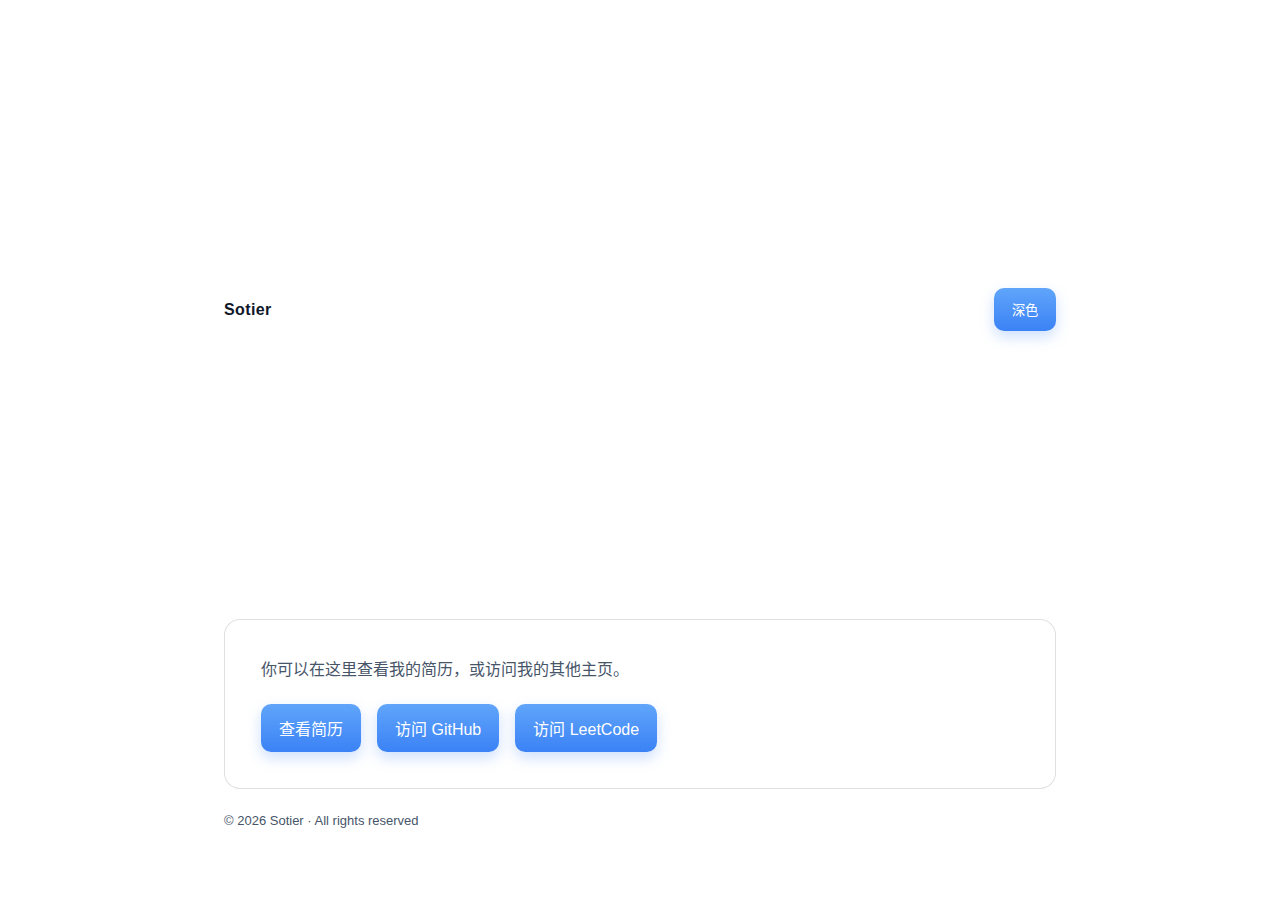
<file: index.html>
<!doctype html>
<html lang="zh-CN">
  <head>
    <meta charset="utf-8" />
    <meta name="viewport" content="width=device-width, initial-scale=1" />
    <title>Sotier个人主页</title>
    <meta name="description" content="查看我的简历并访问我的 GitHub 主页" />
    <link rel="stylesheet" href="assets/css/globals.css" />
    <link rel="stylesheet" href="assets/css/home.css" />
  </head>
  <body>
    <div class="container">
      <header>
        <div class="brand">Sotier</div>
        <nav>
          <button id="theme-toggle" class="theme-btn" type="button">深色</button>
        </nav>
      </header>

      <main>
        <p class="lead">你可以在这里查看我的简历，或访问我的其他主页。</p>
        <div class="actions">
          <a class="btn" href="resume.html">查看简历</a>
          <a class="btn" href="https://github.com/Sotier71an" target="_blank" rel="noopener">访问 GitHub</a>
          <a class="btn" href="https://leetcode.cn/u/sotier71an/" target="_blank" rel="noopener">访问 LeetCode</a>
        </div>
      </main>

      <footer>
        © <span id="year"></span> Sotier · All rights reserved
      </footer>
    </div>
    <script>
      // 年份
      document.getElementById('year').textContent = new Date().getFullYear();

      // 主题切换
      const storageKey = 'theme';
      const root = document.documentElement;
      const btn = document.getElementById('theme-toggle');
      function applyTheme(theme) {
        if (theme === 'dark') {
          root.setAttribute('data-theme', 'dark');
        } else {
          root.removeAttribute('data-theme');
        }
        localStorage.setItem(storageKey, theme);
        btn.textContent = theme === 'dark' ? '浅色' : '深色';
      }
      const saved = localStorage.getItem(storageKey) || 'light';
      applyTheme(saved);
      btn.addEventListener('click', () => {
        const next = root.getAttribute('data-theme') === 'dark' ? 'light' : 'dark';
        applyTheme(next);
      });
    </script>
  </body>
</html>
</file>
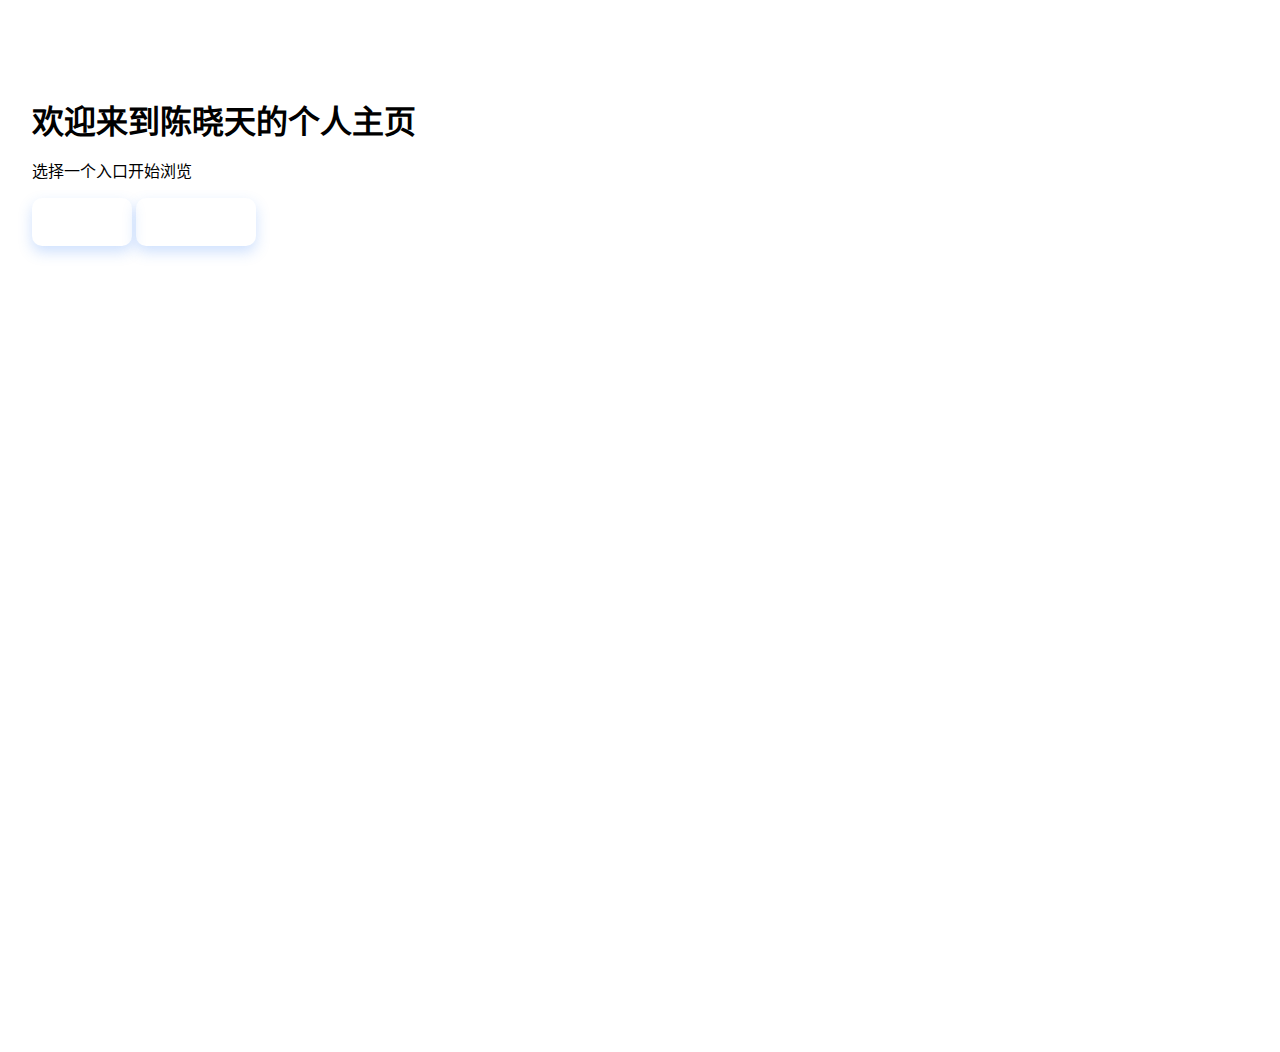
<file: _site/index.html>
<!doctype html>
<html lang="zh-CN">
<head>
  <meta charset="utf-8">
  <meta name="viewport" content="width=device-width, initial-scale=1">
  <title>个人主页 · 陈晓天个人主页</title>
  
    
    <link rel="stylesheet" href="/assets/css/home.css">
    
  
</head>
<body>
  <main class="container">
    <section class="hero">
  <h1>欢迎来到陈晓天的个人主页</h1>
  <p>选择一个入口开始浏览</p>
  <div class="btns">
    <a class="btn btn-primary" href="/profile/resume.html">查看简历</a>
    <!-- <a class="btn btn-outline" href="/profile/resume.md" target="_blank" rel="noopener">查看简历 Markdown 原文</a> -->
    <a class="btn btn-github" href="https://github.com/sotier71an" target="_blank" rel="noopener">访问 GitHub</a>
  </div>
</section>
  </main>
</body>
</html>
</file>
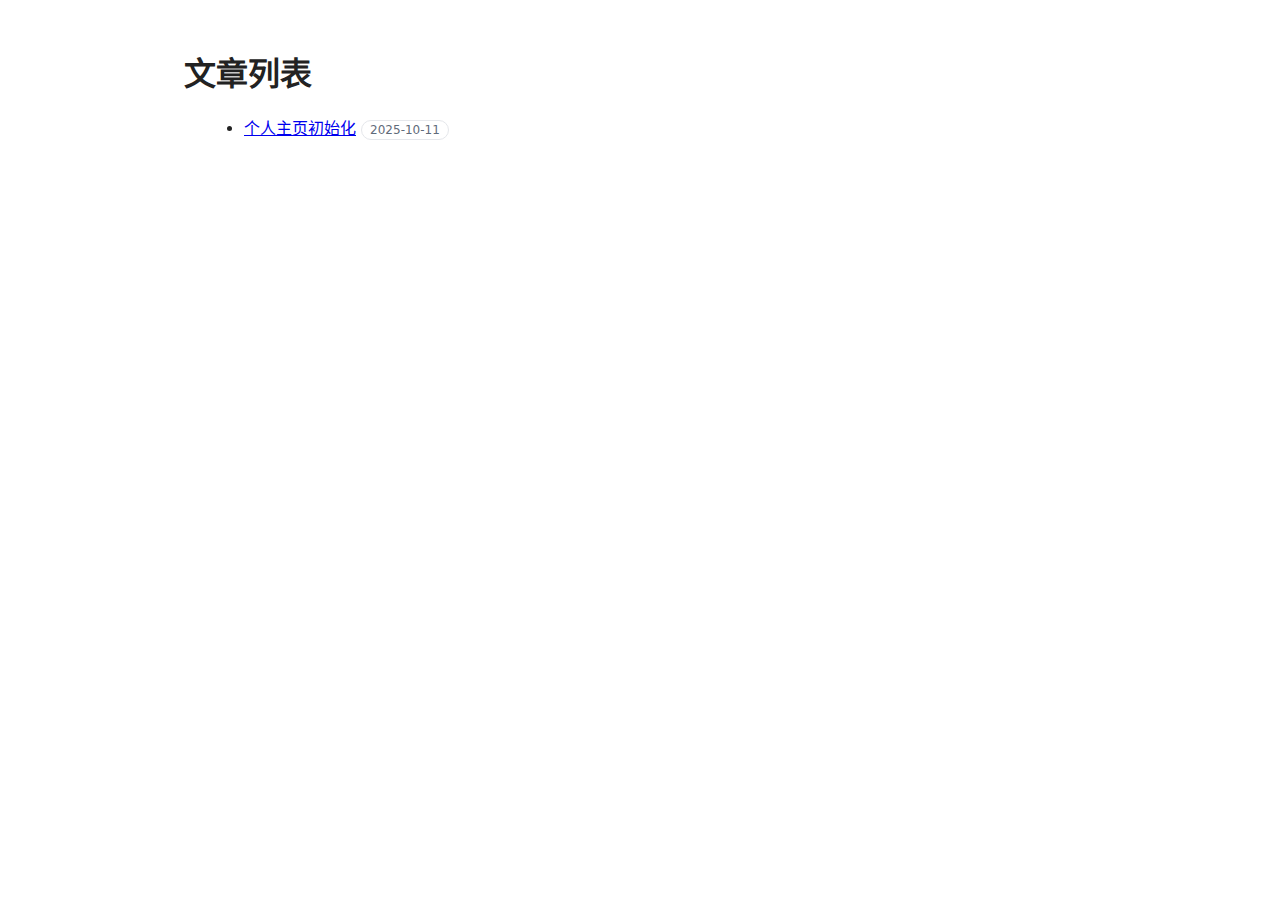
<file: _site/blog/index.html>
<!doctype html>
<html lang="zh-CN">
<head>
  <meta charset="utf-8">
  <meta name="viewport" content="width=device-width, initial-scale=1">
  <title>文章列表 · 陈晓天个人主页</title>
  
    
    <link rel="stylesheet" href="/assets/css/style.css">
    
  
</head>
<body>
  <main class="container">
    <section>
  <h1>文章列表</h1>
  <ul>
    
    <li>
      <a href="/2025/10/11/%E7%AC%AC%E4%B8%80%E7%AF%87%E6%96%87%E7%AB%A0/">个人主页初始化</a>
      <span class="pill">2025-10-11</span>
    </li>
    
  </ul>
</section>
  </main>
</body>
</html>
</file>
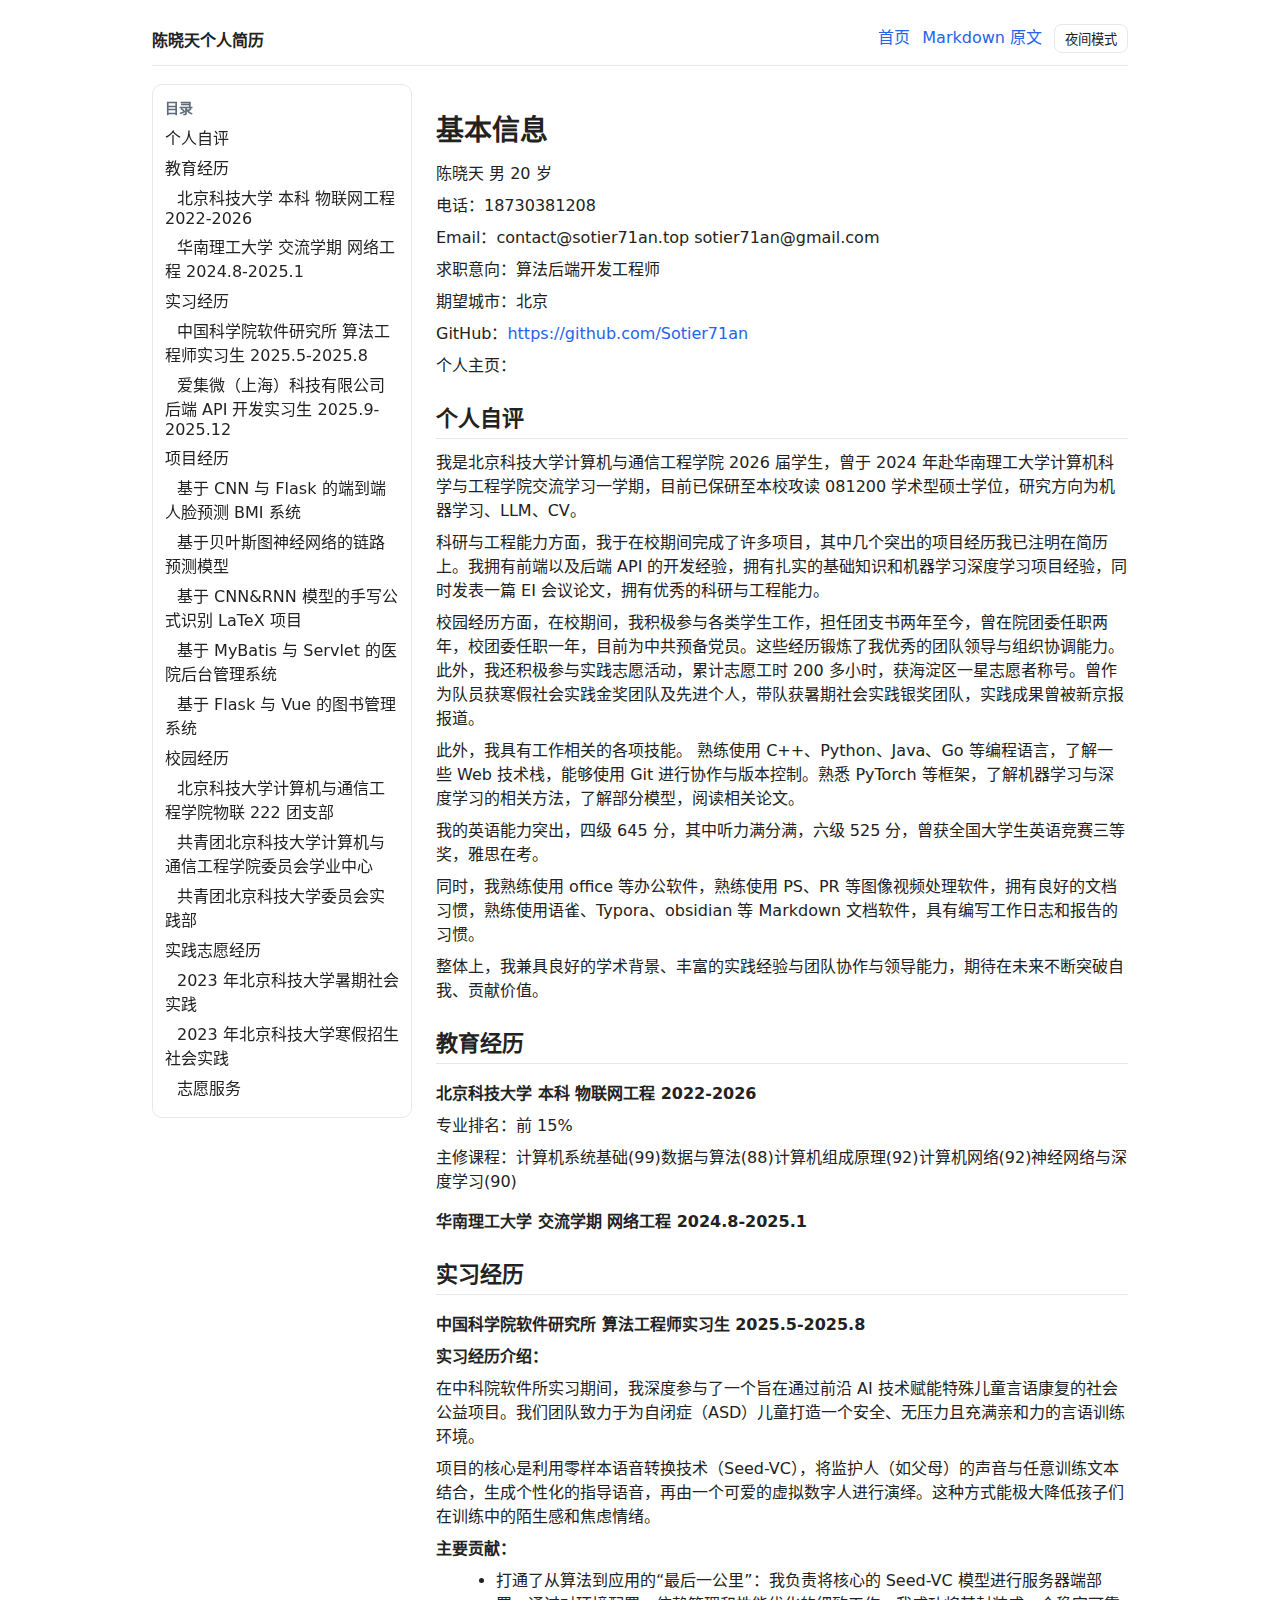
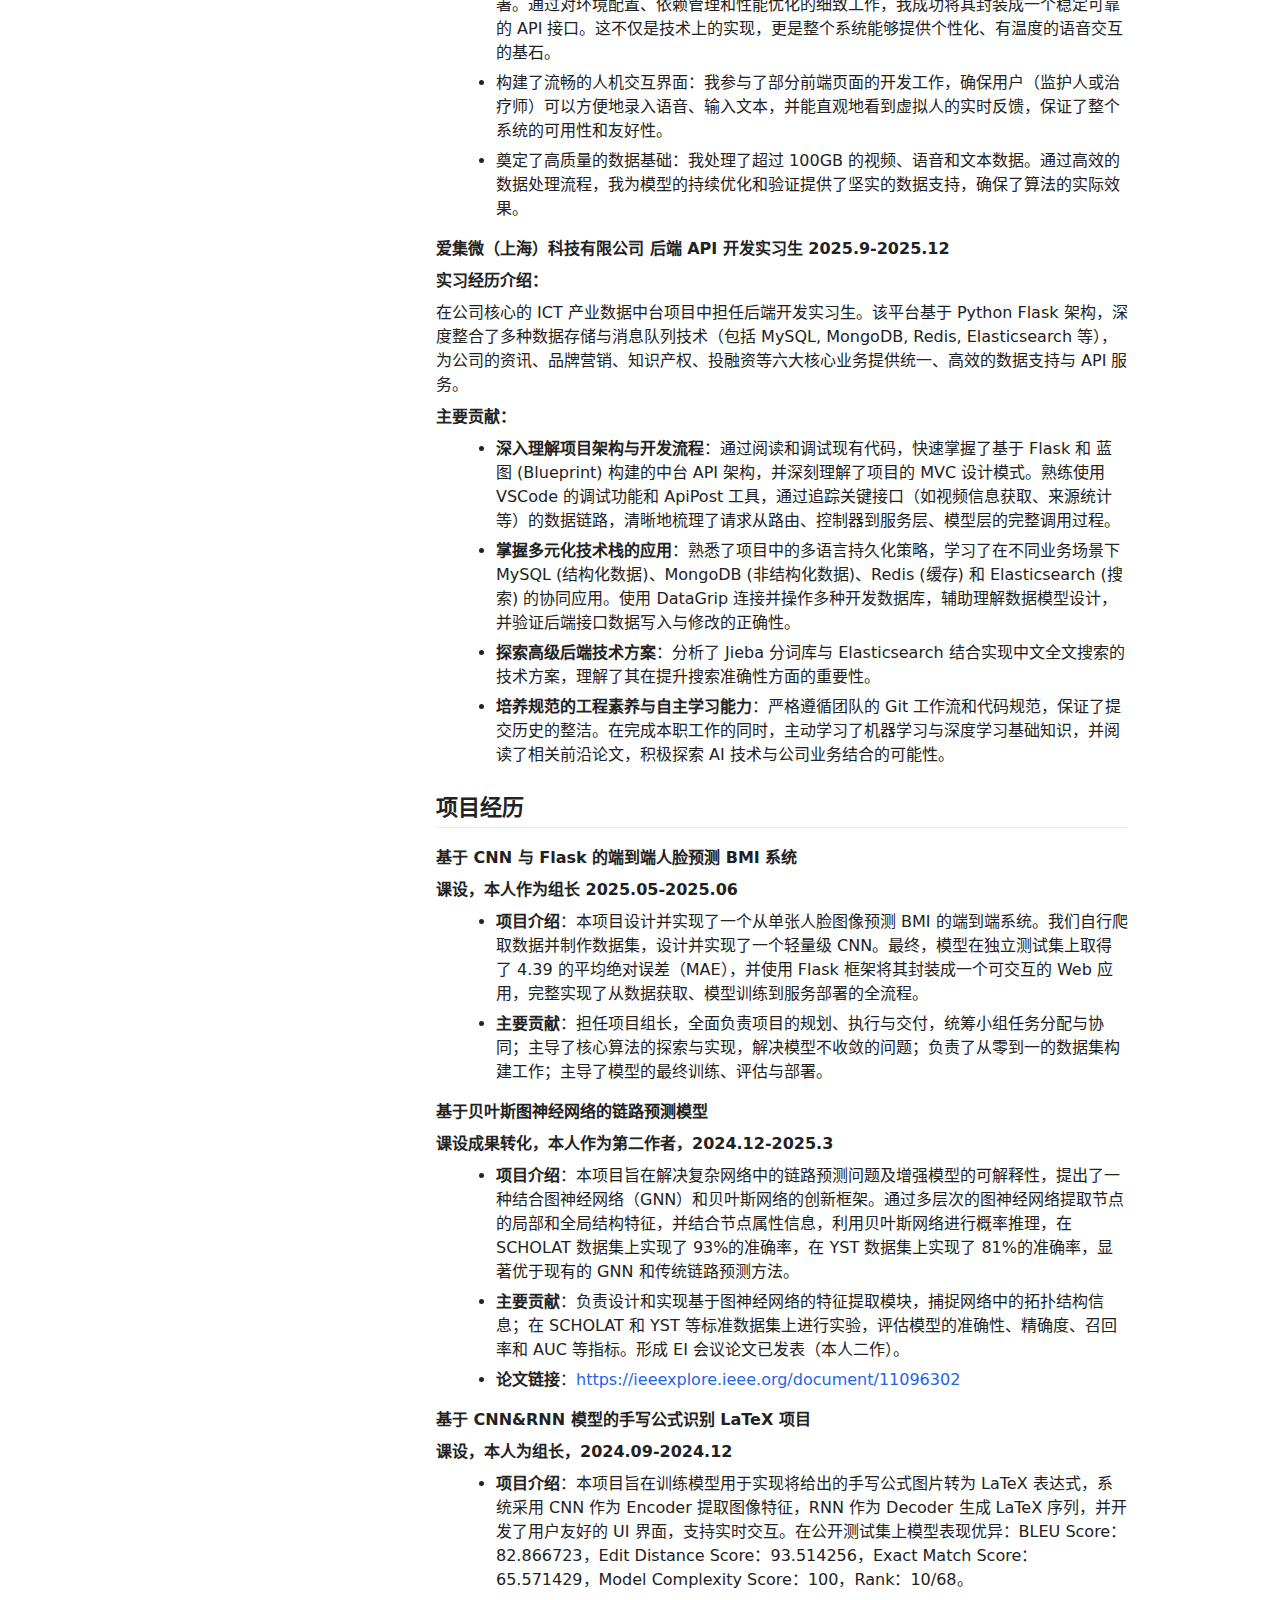
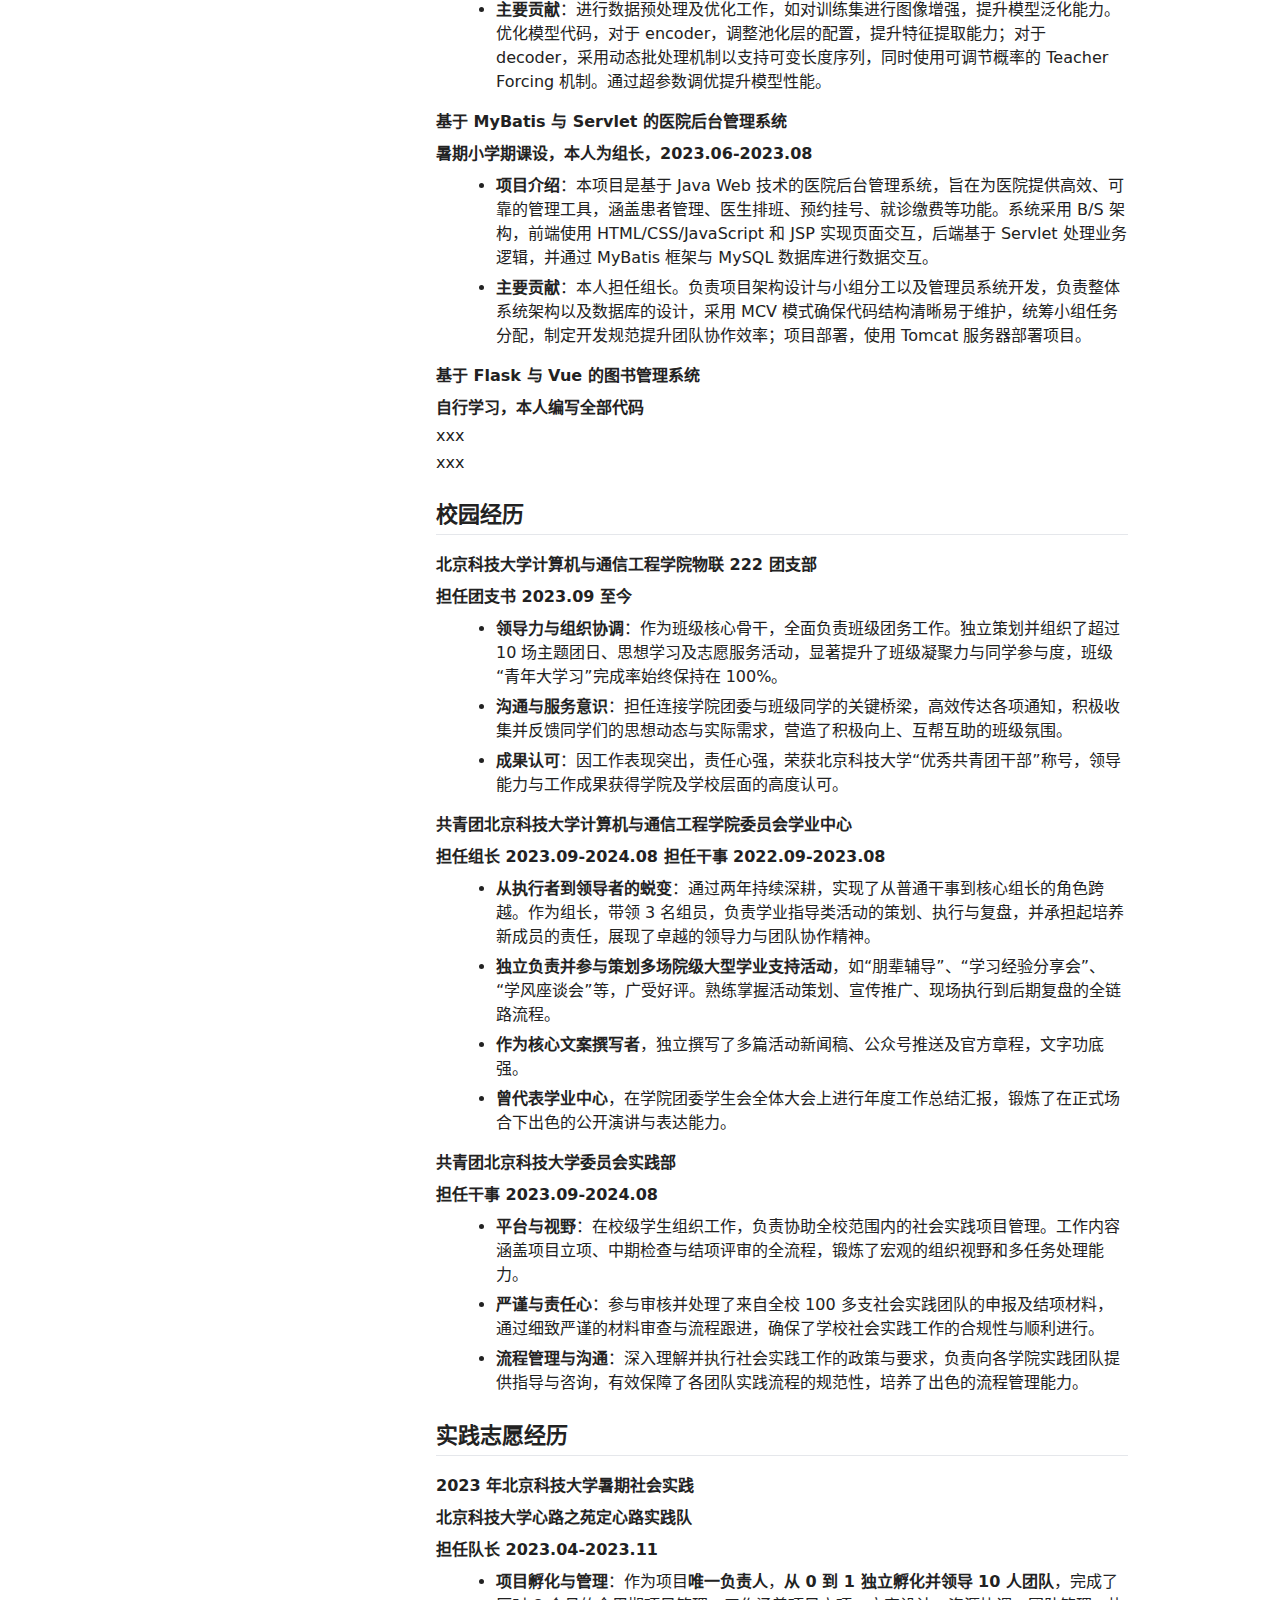
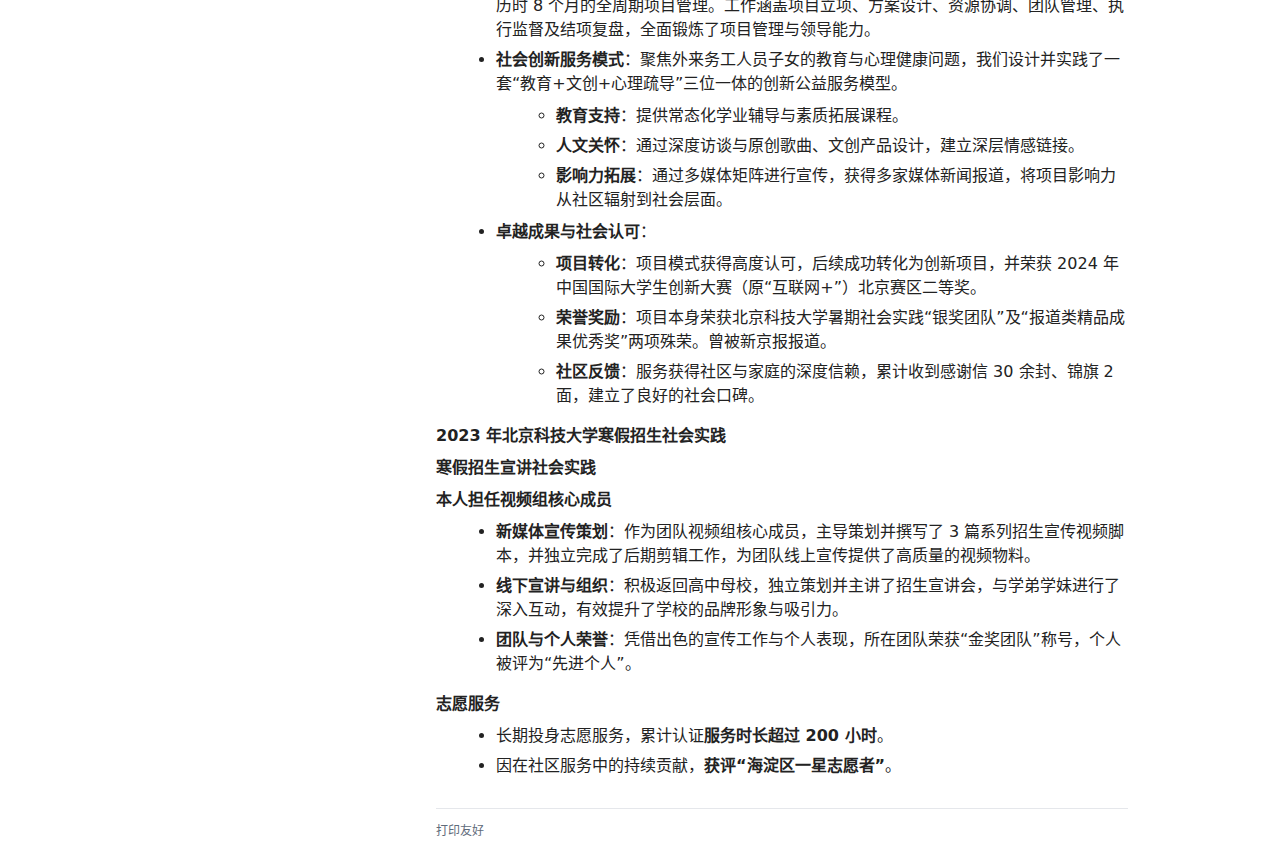
<file: _site/profile/resume/index.html>
<!doctype html>
<html lang="zh-CN">
<head>
  <meta charset="utf-8">
  <meta name="viewport" content="width=device-width, initial-scale=1">
  <title>陈晓天个人简历 · 陈晓天个人主页</title>
  
    
    <link rel="stylesheet" href="/assets/css/resume_style.css">
    
  
</head>
<body>
  <main class="container">
    <header class="topbar">
  <div class="brand">陈晓天个人简历</div>
  <nav>
    <a href="/index.html">首页</a>
    <a href="./resume.md" target="_blank" rel="noopener">Markdown 原文</a>
    <button id="themeToggle" class="theme-toggle" type="button">切换主题</button>
  </nav>
</header>

    <div class="layout">
      <aside class="toc">
        <h3>目录</h3>
        <ul id="toc-list"></ul>
      </aside>
      <main id="md-root">
        <section>
          <h1>基本信息</h1>
          <p>陈晓天 男 20 岁</p>
          <p>电话：18730381208</p>
          <p>Email：contact@sotier71an.top sotier71an@gmail.com</p>
          <p>求职意向：算法后端开发工程师</p>
          <p>期望城市：北京</p>
          <p>GitHub：<a href="https://github.com/Sotier71an" target="_blank" rel="noopener">https://github.com/Sotier71an</a></p>
          <p>个人主页：</p>
        </section>

        <section>
          <h2>个人自评</h2>
          <p>我是北京科技大学计算机与通信工程学院 2026 届学生，曾于 2024 年赴华南理工大学计算机科学与工程学院交流学习一学期，目前已保研至本校攻读 081200 学术型硕士学位，研究方向为机器学习、LLM、CV。</p>
          <p>科研与工程能力方面，我于在校期间完成了许多项目，其中几个突出的项目经历我已注明在简历上。我拥有前端以及后端 API 的开发经验，拥有扎实的基础知识和机器学习深度学习项目经验，同时发表一篇 EI 会议论文，拥有优秀的科研与工程能力。</p>
          <p>校园经历方面，在校期间，我积极参与各类学生工作，担任团支书两年至今，曾在院团委任职两年，校团委任职一年，目前为中共预备党员。这些经历锻炼了我优秀的团队领导与组织协调能力。此外，我还积极参与实践志愿活动，累计志愿工时 200 多小时，获海淀区一星志愿者称号。曾作为队员获寒假社会实践金奖团队及先进个人，带队获暑期社会实践银奖团队，实践成果曾被新京报报道。</p>
          <p>此外，我具有工作相关的各项技能。 熟练使用 C++、Python、Java、Go 等编程语言，了解一些 Web 技术栈，能够使用 Git 进行协作与版本控制。熟悉 PyTorch 等框架，了解机器学习与深度学习的相关方法，了解部分模型，阅读相关论文。</p>
          <p>我的英语能力突出，四级 645 分，其中听力满分满，六级 525 分，曾获全国大学生英语竞赛三等奖，雅思在考。</p>
          <p>同时，我熟练使用 office 等办公软件，熟练使用 PS、PR 等图像视频处理软件，拥有良好的文档习惯，熟练使用语雀、Typora、obsidian 等 Markdown 文档软件，具有编写工作日志和报告的习惯。</p>
          <p>整体上，我兼具良好的学术背景、丰富的实践经验与团队协作与领导能力，期待在未来不断突破自我、贡献价值。</p>
        </section>

        <section>
          <h2>教育经历</h2>
          <h3>北京科技大学 本科 物联网工程 2022-2026</h3>
          <p>专业排名：前 15%</p>
          <p>主修课程：计算机系统基础(99)数据与算法(88)计算机组成原理(92)计算机网络(92)神经网络与深度学习(90)</p>
          <h3>华南理工大学 交流学期 网络工程 2024.8-2025.1</h3>
        </section>

        <section>
          <h2>实习经历</h2>
          <h3>中国科学院软件研究所 算法工程师实习生 2025.5-2025.8</h3>
          <p><strong>实习经历介绍：</strong></p>
          <p>在中科院软件所实习期间，我深度参与了一个旨在通过前沿 AI 技术赋能特殊儿童言语康复的社会公益项目。我们团队致力于为自闭症（ASD）儿童打造一个安全、无压力且充满亲和力的言语训练环境。</p>
          <p>项目的核心是利用零样本语音转换技术（Seed-VC），将监护人（如父母）的声音与任意训练文本结合，生成个性化的指导语音，再由一个可爱的虚拟数字人进行演绎。这种方式能极大降低孩子们在训练中的陌生感和焦虑情绪。</p>
          <p><strong>主要贡献：</strong></p>
          <ul>
            <li>打通了从算法到应用的“最后一公里”：我负责将核心的 Seed-VC 模型进行服务器端部署。通过对环境配置、依赖管理和性能优化的细致工作，我成功将其封装成一个稳定可靠的 API 接口。这不仅是技术上的实现，更是整个系统能够提供个性化、有温度的语音交互的基石。</li>
            <li>构建了流畅的人机交互界面：我参与了部分前端页面的开发工作，确保用户（监护人或治疗师）可以方便地录入语音、输入文本，并能直观地看到虚拟人的实时反馈，保证了整个系统的可用性和友好性。</li>
            <li>奠定了高质量的数据基础：我处理了超过 100GB 的视频、语音和文本数据。通过高效的数据处理流程，我为模型的持续优化和验证提供了坚实的数据支持，确保了算法的实际效果。</li>
          </ul>

          <h3>爱集微（上海）科技有限公司 后端 API 开发实习生 2025.9-2025.12</h3>
          <p><strong>实习经历介绍：</strong></p>
          <p>在公司核心的 ICT 产业数据中台项目中担任后端开发实习生。该平台基于 Python Flask 架构，深度整合了多种数据存储与消息队列技术（包括 MySQL, MongoDB, Redis, Elasticsearch 等），为公司的资讯、品牌营销、知识产权、投融资等六大核心业务提供统一、高效的数据支持与 API 服务。</p>
          <p><strong>主要贡献：</strong></p>
          <ul>
            <li><strong>深入理解项目架构与开发流程</strong>：通过阅读和调试现有代码，快速掌握了基于 Flask 和 蓝图 (Blueprint) 构建的中台 API 架构，并深刻理解了项目的 MVC 设计模式。熟练使用 VSCode 的调试功能和 ApiPost 工具，通过追踪关键接口（如视频信息获取、来源统计等）的数据链路，清晰地梳理了请求从路由、控制器到服务层、模型层的完整调用过程。</li>
            <li><strong>掌握多元化技术栈的应用</strong>：熟悉了项目中的多语言持久化策略，学习了在不同业务场景下 MySQL (结构化数据)、MongoDB (非结构化数据)、Redis (缓存) 和 Elasticsearch (搜索) 的协同应用。使用 DataGrip 连接并操作多种开发数据库，辅助理解数据模型设计，并验证后端接口数据写入与修改的正确性。</li>
            <li><strong>探索高级后端技术方案</strong>：分析了 Jieba 分词库与 Elasticsearch 结合实现中文全文搜索的技术方案，理解了其在提升搜索准确性方面的重要性。</li>
            <li><strong>培养规范的工程素养与自主学习能力</strong>：严格遵循团队的 Git 工作流和代码规范，保证了提交历史的整洁。在完成本职工作的同时，主动学习了机器学习与深度学习基础知识，并阅读了相关前沿论文，积极探索 AI 技术与公司业务结合的可能性。</li>
          </ul>
        </section>

        <section>
          <h2>项目经历</h2>
          <h3>基于 CNN 与 Flask 的端到端人脸预测 BMI 系统</h3>
          <p><strong>课设，本人作为组长 2025.05-2025.06</strong></p>
          <ul>
            <li><strong>项目介绍</strong>：本项目设计并实现了一个从单张人脸图像预测 BMI 的端到端系统。我们自行爬取数据并制作数据集，设计并实现了一个轻量级 CNN。最终，模型在独立测试集上取得了 4.39 的平均绝对误差（MAE），并使用 Flask 框架将其封装成一个可交互的 Web 应用，完整实现了从数据获取、模型训练到服务部署的全流程。</li>
            <li><strong>主要贡献</strong>：担任项目组长，全面负责项目的规划、执行与交付，统筹小组任务分配与协同；主导了核心算法的探索与实现，解决模型不收敛的问题；负责了从零到一的数据集构建工作；主导了模型的最终训练、评估与部署。</li>
          </ul>

          <h3>基于贝叶斯图神经网络的链路预测模型</h3>
          <p><strong>课设成果转化，本人作为第二作者，2024.12-2025.3</strong></p>
          <ul>
            <li><strong>项目介绍</strong>：本项目旨在解决复杂网络中的链路预测问题及增强模型的可解释性，提出了一种结合图神经网络（GNN）和贝叶斯网络的创新框架。通过多层次的图神经网络提取节点的局部和全局结构特征，并结合节点属性信息，利用贝叶斯网络进行概率推理，在 SCHOLAT 数据集上实现了 93%的准确率，在 YST 数据集上实现了 81%的准确率，显著优于现有的 GNN 和传统链路预测方法。</li>
            <li><strong>主要贡献</strong>：负责设计和实现基于图神经网络的特征提取模块，捕捉网络中的拓扑结构信息；在 SCHOLAT 和 YST 等标准数据集上进行实验，评估模型的准确性、精确度、召回率和 AUC 等指标。形成 EI 会议论文已发表（本人二作）。</li>
            <li><strong>论文链接</strong>：<a href="https://ieeexplore.ieee.org/document/11096302" target="_blank" rel="noopener">https://ieeexplore.ieee.org/document/11096302</a></li>
          </ul>

          <h3>基于 CNN&RNN 模型的手写公式识别 LaTeX 项目</h3>
          <p><strong>课设，本人为组长，2024.09-2024.12</strong></p>
          <ul>
            <li><strong>项目介绍</strong>：本项目旨在训练模型用于实现将给出的手写公式图片转为 LaTeX 表达式，系统采用 CNN 作为 Encoder 提取图像特征，RNN 作为 Decoder 生成 LaTeX 序列，并开发了用户友好的 UI 界面，支持实时交互。在公开测试集上模型表现优异：BLEU Score：82.866723，Edit Distance Score：93.514256，Exact Match Score：65.571429，Model Complexity Score：100，Rank：10/68。</li>
            <li><strong>主要贡献</strong>：进行数据预处理及优化工作，如对训练集进行图像增强，提升模型泛化能力。优化模型代码，对于 encoder，调整池化层的配置，提升特征提取能力；对于 decoder，采用动态批处理机制以支持可变长度序列，同时使用可调节概率的 Teacher Forcing 机制。通过超参数调优提升模型性能。</li>
          </ul>

          <h3>基于 MyBatis 与 Servlet 的医院后台管理系统</h3>
          <p><strong>暑期小学期课设，本人为组长，2023.06-2023.08</strong></p>
          <ul>
            <li><strong>项目介绍</strong>：本项目是基于 Java Web 技术的医院后台管理系统，旨在为医院提供高效、可靠的管理工具，涵盖患者管理、医生排班、预约挂号、就诊缴费等功能。系统采用 B/S 架构，前端使用 HTML/CSS/JavaScript 和 JSP 实现页面交互，后端基于 Servlet 处理业务逻辑，并通过 MyBatis 框架与 MySQL 数据库进行数据交互。</li>
            <li><strong>主要贡献</strong>：本人担任组长。负责项目架构设计与小组分工以及管理员系统开发，负责整体系统架构以及数据库的设计，采用 MCV 模式确保代码结构清晰易于维护，统筹小组任务分配，制定开发规范提升团队协作效率；项目部署，使用 Tomcat 服务器部署项目。</li>
          </ul>

          <h3>基于 Flask 与 Vue 的图书管理系统</h3>
          <p><strong>自行学习，本人编写全部代码</strong></p>
          <p>xxx</p>
          <p>xxx</p>
        </section>

        <section>
          <h2>校园经历</h2>
          <h3>北京科技大学计算机与通信工程学院物联 222 团支部</h3>
          <p><strong>担任团支书 2023.09 至今</strong></p>
          <ul>
            <li><strong>领导力与组织协调</strong>：作为班级核心骨干，全面负责班级团务工作。独立策划并组织了超过 10 场主题团日、思想学习及志愿服务活动，显著提升了班级凝聚力与同学参与度，班级“青年大学习”完成率始终保持在 100%。</li>
            <li><strong>沟通与服务意识</strong>：担任连接学院团委与班级同学的关键桥梁，高效传达各项通知，积极收集并反馈同学们的思想动态与实际需求，营造了积极向上、互帮互助的班级氛围。</li>
            <li><strong>成果认可</strong>：因工作表现突出，责任心强，荣获北京科技大学“优秀共青团干部”称号，领导能力与工作成果获得学院及学校层面的高度认可。</li>
          </ul>

          <h3>共青团北京科技大学计算机与通信工程学院委员会学业中心</h3>
          <p><strong>担任组长 2023.09-2024.08 担任干事 2022.09-2023.08</strong></p>
          <ul>
            <li><strong>从执行者到领导者的蜕变</strong>：通过两年持续深耕，实现了从普通干事到核心组长的角色跨越。作为组长，带领 3 名组员，负责学业指导类活动的策划、执行与复盘，并承担起培养新成员的责任，展现了卓越的领导力与团队协作精神。</li>
            <li><strong>独立负责并参与策划多场院级大型学业支持活动</strong>，如“朋辈辅导”、“学习经验分享会”、“学风座谈会”等，广受好评。熟练掌握活动策划、宣传推广、现场执行到后期复盘的全链路流程。</li>
            <li><strong>作为核心文案撰写者</strong>，独立撰写了多篇活动新闻稿、公众号推送及官方章程，文字功底强。</li>
            <li><strong>曾代表学业中心</strong>，在学院团委学生会全体大会上进行年度工作总结汇报，锻炼了在正式场合下出色的公开演讲与表达能力。</li>
          </ul>

          <h3>共青团北京科技大学委员会实践部</h3>
          <p><strong>担任干事 2023.09-2024.08</strong></p>
          <ul>
            <li><strong>平台与视野</strong>：在校级学生组织工作，负责协助全校范围内的社会实践项目管理。工作内容涵盖项目立项、中期检查与结项评审的全流程，锻炼了宏观的组织视野和多任务处理能力。</li>
            <li><strong>严谨与责任心</strong>：参与审核并处理了来自全校 100 多支社会实践团队的申报及结项材料，通过细致严谨的材料审查与流程跟进，确保了学校社会实践工作的合规性与顺利进行。</li>
            <li><strong>流程管理与沟通</strong>：深入理解并执行社会实践工作的政策与要求，负责向各学院实践团队提供指导与咨询，有效保障了各团队实践流程的规范性，培养了出色的流程管理能力。</li>
          </ul>
        </section>

        <section>
          <h2>实践志愿经历</h2>
          <h3>2023 年北京科技大学暑期社会实践</h3>
          <p><strong>北京科技大学心路之苑定心路实践队</strong></p>
          <p><strong>担任队长 2023.04-2023.11</strong></p>
          <ul>
            <li><strong>项目孵化与管理</strong>：作为项目<strong>唯一负责人</strong>，<strong>从 0 到 1 独立孵化并领导 10 人团队</strong>，完成了历时 8 个月的全周期项目管理。工作涵盖项目立项、方案设计、资源协调、团队管理、执行监督及结项复盘，全面锻炼了项目管理与领导能力。</li>
            <li><strong>社会创新服务模式</strong>：聚焦外来务工人员子女的教育与心理健康问题，我们设计并实践了一套“教育+文创+心理疏导”三位一体的创新公益服务模型。
              <ul>
                <li><strong>教育支持</strong>：提供常态化学业辅导与素质拓展课程。</li>
                <li><strong>人文关怀</strong>：通过深度访谈与原创歌曲、文创产品设计，建立深层情感链接。</li>
                <li><strong>影响力拓展</strong>：通过多媒体矩阵进行宣传，获得多家媒体新闻报道，将项目影响力从社区辐射到社会层面。</li>
              </ul>
            </li>
            <li><strong>卓越成果与社会认可</strong>：
              <ul>
                <li><strong>项目转化</strong>：项目模式获得高度认可，后续成功转化为创新项目，并荣获 2024 年中国国际大学生创新大赛（原“互联网+”）北京赛区二等奖。</li>
                <li><strong>荣誉奖励</strong>：项目本身荣获北京科技大学暑期社会实践“银奖团队”及“报道类精品成果优秀奖”两项殊荣。曾被新京报报道。</li>
                <li><strong>社区反馈</strong>：服务获得社区与家庭的深度信赖，累计收到感谢信 30 余封、锦旗 2 面，建立了良好的社会口碑。</li>
              </ul>
            </li>
          </ul>

          <h3>2023 年北京科技大学寒假招生社会实践</h3>
          <p><strong>寒假招生宣讲社会实践</strong></p>
          <p><strong>本人担任视频组核心成员</strong></p>
          <ul>
            <li><strong>新媒体宣传策划</strong>：作为团队视频组核心成员，主导策划并撰写了 3 篇系列招生宣传视频脚本，并独立完成了后期剪辑工作，为团队线上宣传提供了高质量的视频物料。</li>
            <li><strong>线下宣讲与组织</strong>：积极返回高中母校，独立策划并主讲了招生宣讲会，与学弟学妹进行了深入互动，有效提升了学校的品牌形象与吸引力。</li>
            <li><strong>团队与个人荣誉</strong>：凭借出色的宣传工作与个人表现，所在团队荣获“金奖团队”称号，个人被评为“先进个人”。</li>
          </ul>

          <h3>志愿服务</h3>
          <ul>
            <li>长期投身志愿服务，累计认证<strong>服务时长超过 200 小时</strong>。</li>
            <li>因在社区服务中的持续贡献，<strong>获评“海淀区一星志愿者”</strong>。</li>
          </ul>
        </section>

        <footer class="resume-footer">
          <span class="pill">打印友好</span>
        </footer>
      </main>
    </div>

    <script>
      // 主题切换：浅色显示“夜间模式”，夜间显示“浅色模式”
      (function () {
        const btn = document.getElementById('themeToggle');
        const apply = (theme) => {
          document.body.dataset.theme = theme;
          btn.textContent = theme === 'dark' ? '浅色模式' : '夜间模式';
        };
        const saved = localStorage.getItem('theme');
        apply(saved || 'light');
        btn.addEventListener('click', () => {
          const next = (document.body.dataset.theme === 'dark') ? 'light' : 'dark';
          localStorage.setItem('theme', next);
          apply(next);
        });
      })();

      // 目录生成（精简为仅 H2/H3）
      (function () {
        const root = document.getElementById('md-root');
        const toc = document.getElementById('toc-list');
        const headings = root.querySelectorAll('h2, h3');
        headings.forEach((h, idx) => {
          if (!h.id) {
            h.id = 'h-' + (h.textContent || 'section').trim().replace(/\s+/g, '-') + '-' + idx;
          }
          const li = document.createElement('li');
          const a = document.createElement('a');
          a.href = '#' + h.id;
          a.textContent = h.textContent;
          a.style.paddingLeft = (h.tagName === 'H2') ? '0px' : '12px';
          li.appendChild(a);
          toc.appendChild(li);
        });
      })();
    </script>
  </main>
</body>
</html>
</file>
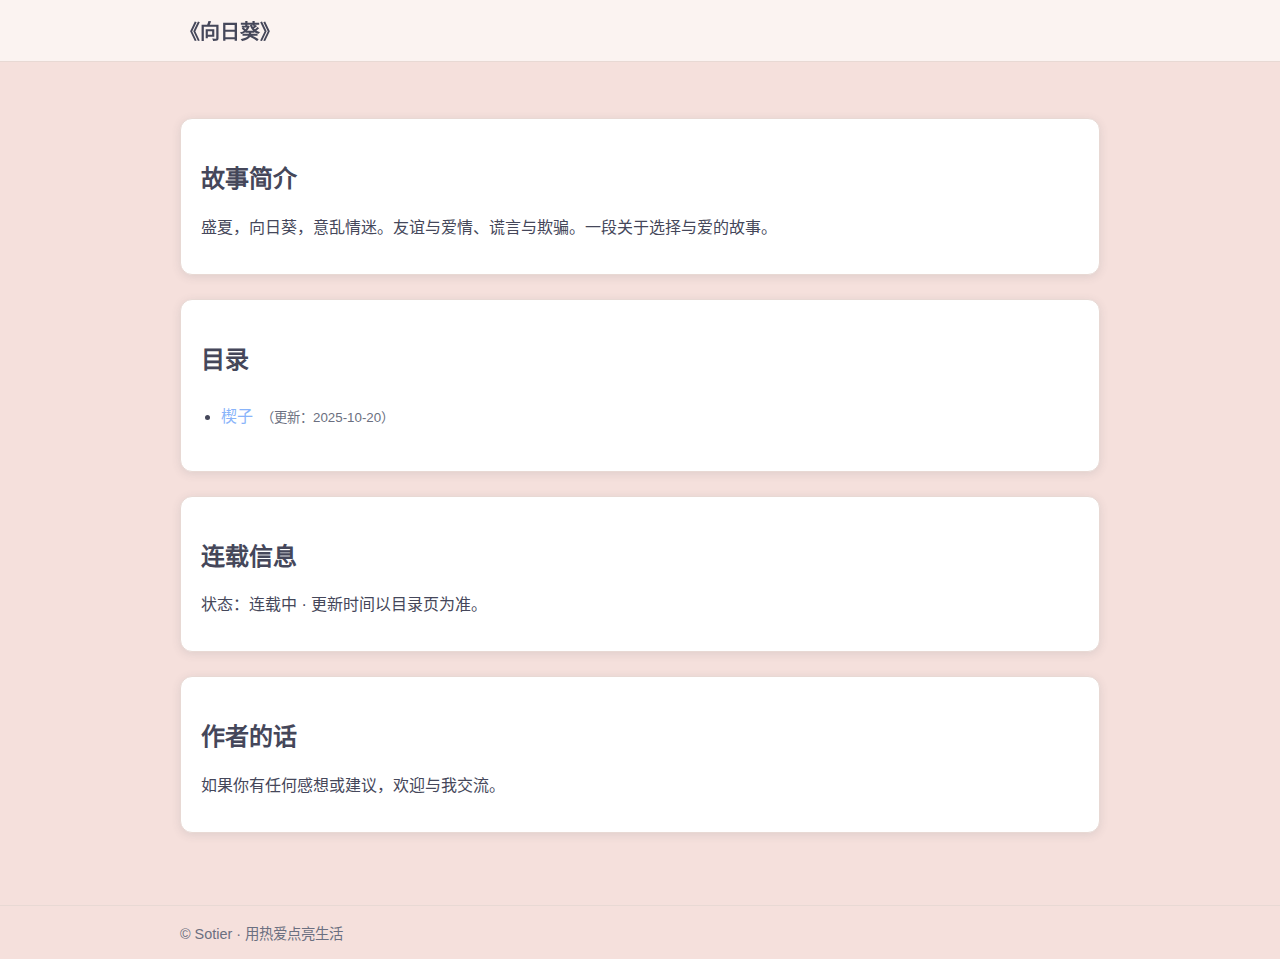
<file: masterpiece/novel/sunflower/index.html>
<!DOCTYPE html>
<html lang="zh-CN">
<head>
  <meta charset="UTF-8" />
  <meta name="viewport" content="width=device-width,initial-scale=1" />
  <title>《向日葵》</title>
  <link rel="stylesheet" href="/css/site.css" />
</head>
<body>
  <header class="site-header">
    <div class="container">
      <h1>《向日葵》</h1>
      <nav class="site-nav">
      </nav>
    </div>
  </header>

  <main class="container">
    <section class="card section">
      <h2>故事简介</h2>
      <p>盛夏，向日葵，意乱情迷。友谊与爱情、谎言与欺骗。一段关于选择与爱的故事。</p>
      <div class="actions">
      </div>
    </section>

    <section class="card section">
      <h2>目录</h2>
      <ul class="link-list" id="chapters" style="list-style: disc; padding-left: 20px;"></ul>
    </section>

    <section class="card section">
      <h2>连载信息</h2>
      <p>状态：连载中 · 更新时间以目录页为准。</p>
    </section>

    <section class="card section">
      <h2>作者的话</h2>
      <p>如果你有任何感想或建议，欢迎与我交流。</p>
    </section>
  </main>

  <footer class="site-footer">
    <div class="container">© Sotier · 用热爱点亮生活</div>
  </footer>
</body>
</html>
<script>
  // 自动加载章节目录
  fetch('/masterpiece/novel/sunflower/chapters.json')
    .then(res => {
      if (!res.ok) throw new Error('无法加载章节列表');
      return res.json();
    })
    .then(list => {
      const ul = document.getElementById('chapters');
      ul.innerHTML = '';
      list.forEach(ch => {
        const li = document.createElement('li');
        const a = document.createElement('a');
        a.href = ch.href;
        a.textContent = ch.title;
        li.appendChild(a);
        if (ch.updated) {
          const small = document.createElement('small');
          small.style.marginLeft = '8px';
          small.style.color = '#6b6f80';
          small.textContent = `（更新：${ch.updated}）`;
          li.appendChild(small);
        }
        ul.appendChild(li);
      });
    })
    .catch(err => {
      const ul = document.getElementById('chapters');
      ul.innerHTML = `<li style="color: var(--red);">目录加载失败：${err.message}</li>`;
    });
</script>
</file>
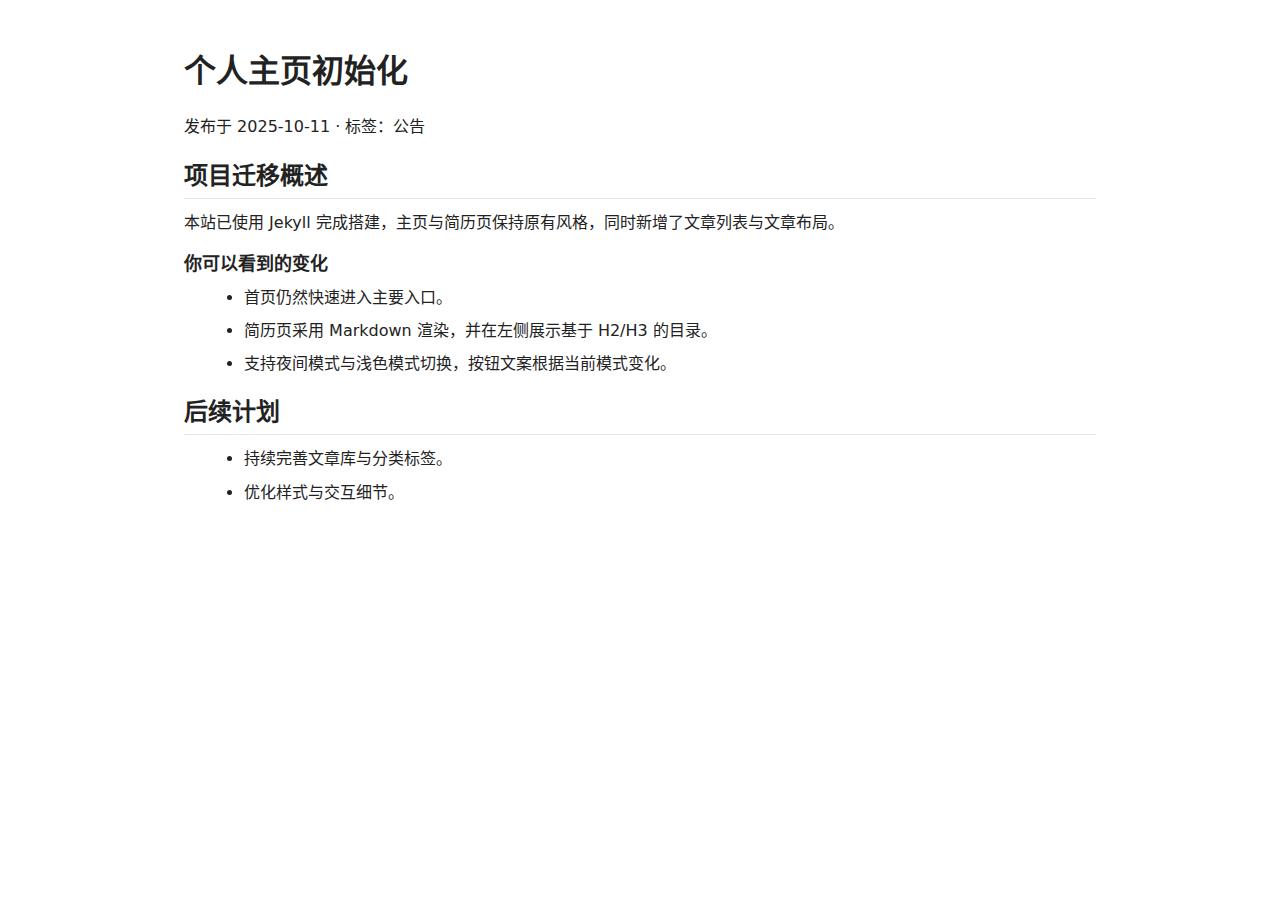
<file: _site/2025/10/11/第一篇文章/index.html>
<!doctype html>
<html lang="zh-CN">
<head>
  <meta charset="utf-8">
  <meta name="viewport" content="width=device-width, initial-scale=1">
  <title>个人主页初始化 · 陈晓天个人主页</title>
  
    
    <link rel="stylesheet" href="/assets/css/style.css">
    
  
</head>
<body>
  <main class="container">
    <article class="post">
  <header class="post-header">
    <h1>个人主页初始化</h1>
    <p class="meta">
      发布于 2025-10-11
       · 标签：公告
    </p>
  </header>
  <section id="md-root">
    <h2 id="项目迁移概述">项目迁移概述</h2>

<p>本站已使用 Jekyll 完成搭建，主页与简历页保持原有风格，同时新增了文章列表与文章布局。</p>

<h3 id="你可以看到的变化">你可以看到的变化</h3>

<ul>
  <li>首页仍然快速进入主要入口。</li>
  <li>简历页采用 Markdown 渲染，并在左侧展示基于 H2/H3 的目录。</li>
  <li>支持夜间模式与浅色模式切换，按钮文案根据当前模式变化。</li>
</ul>

<h2 id="后续计划">后续计划</h2>

<ul>
  <li>持续完善文章库与分类标签。</li>
  <li>优化样式与交互细节。</li>
</ul>

  </section>
</article>
  </main>
</body>
</html>
</file>
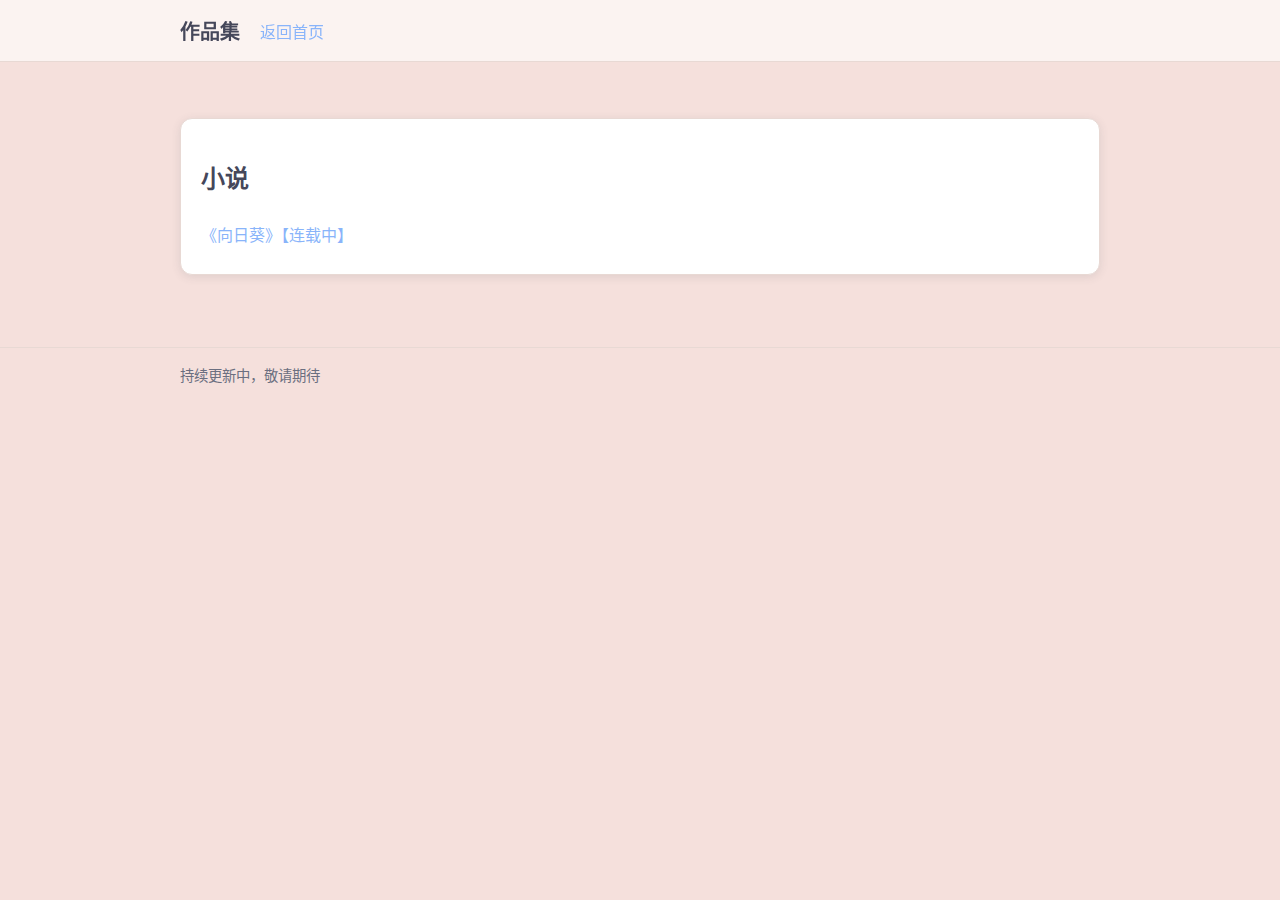
<file: masterpiece/masterpiece.html>
<!DOCTYPE html>
<html lang="zh-CN">
<head>
  <meta charset="UTF-8" />
  <meta name="viewport" content="width=device-width,initial-scale=1" />
  <title>作品集</title>
  <link rel="stylesheet" href="/css/site.css" />
</head>
<body>
  <header class="site-header">
    <div class="container">
      <h1>作品集</h1>
      <nav class="site-nav">
        <a href="/index.html">返回首页</a>
      </nav>
    </div>
  </header>

  <main class="container">
    <section class="card section">
      <h2>小说</h2>
      <div class="link-list">
        <a href="/masterpiece/novel/sunflower/menu.html">《向日葵》【连载中】</a>
      </div>
    </section>
  </main>

  <footer class="site-footer">
    <div class="container">持续更新中，敬请期待</div>
  </footer>
</body>
</html>
</file>
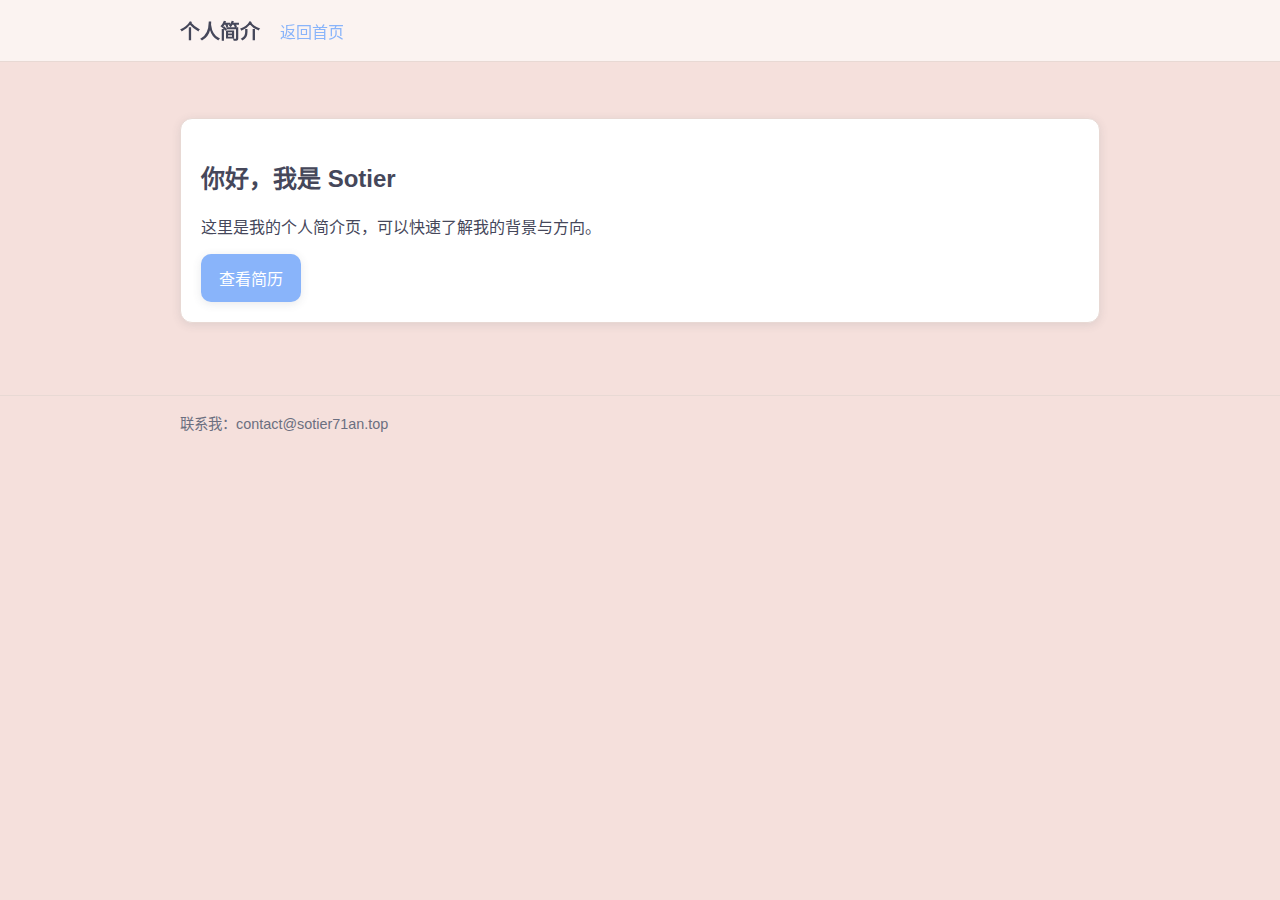
<file: profile/profile.html>
<!DOCTYPE html>
<html lang="zh-CN">
<head>
  <meta charset="UTF-8" />
  <meta name="viewport" content="width=device-width,initial-scale=1" />
  <title>个人简介</title>
  <link rel="stylesheet" href="/css/site.css" />
</head>
<body>
  <header class="site-header">
    <div class="container">
      <h1>个人简介</h1>
      <nav class="site-nav">
        <a href="/index.html">返回首页</a>
      </nav>
    </div>
  </header>

  <main class="container">
    <section class="card section">
      <h2>你好，我是 Sotier</h2>
      <p>这里是我的个人简介页，可以快速了解我的背景与方向。</p>
      <a class="button" href="/profile/resume.html">查看简历</a>
    </section>
  </main>

  <footer class="site-footer">
    <div class="container">联系我：contact@sotier71an.top</div>
  </footer>
</body>
</html>
</file>
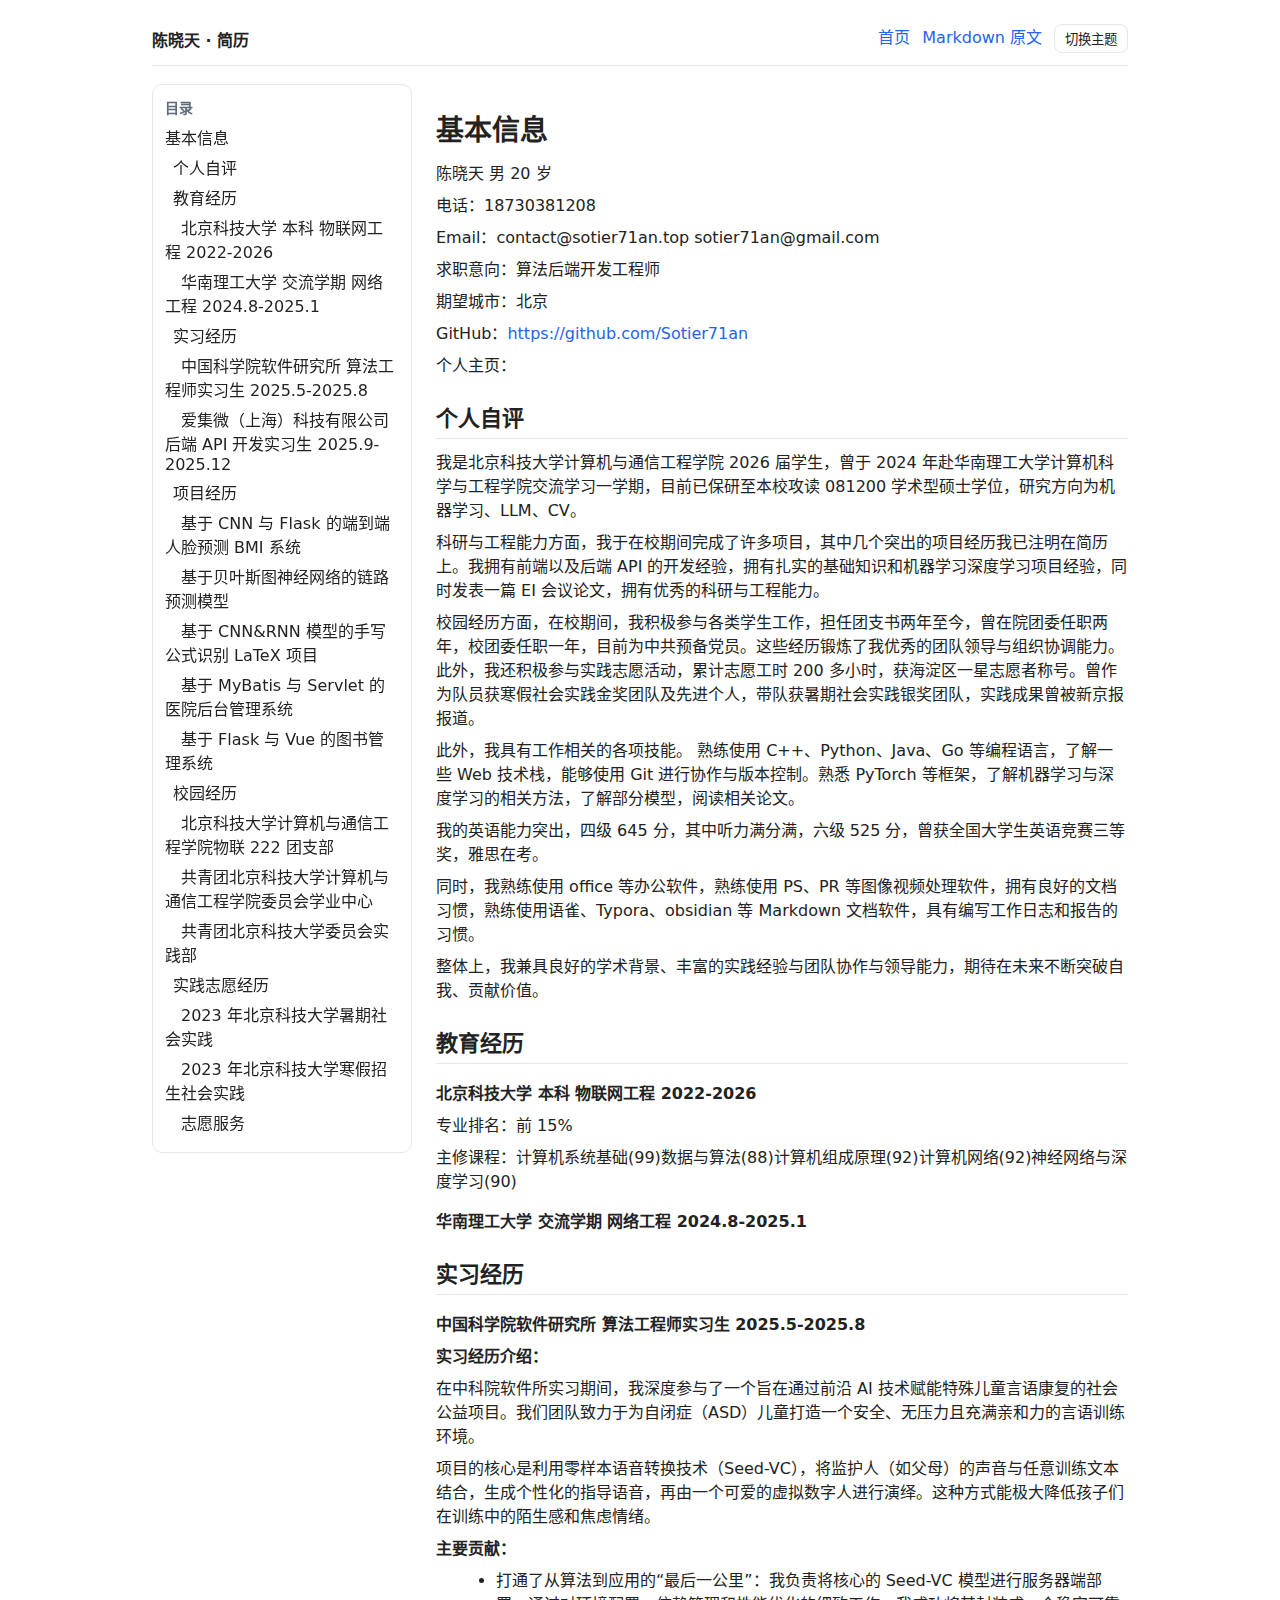
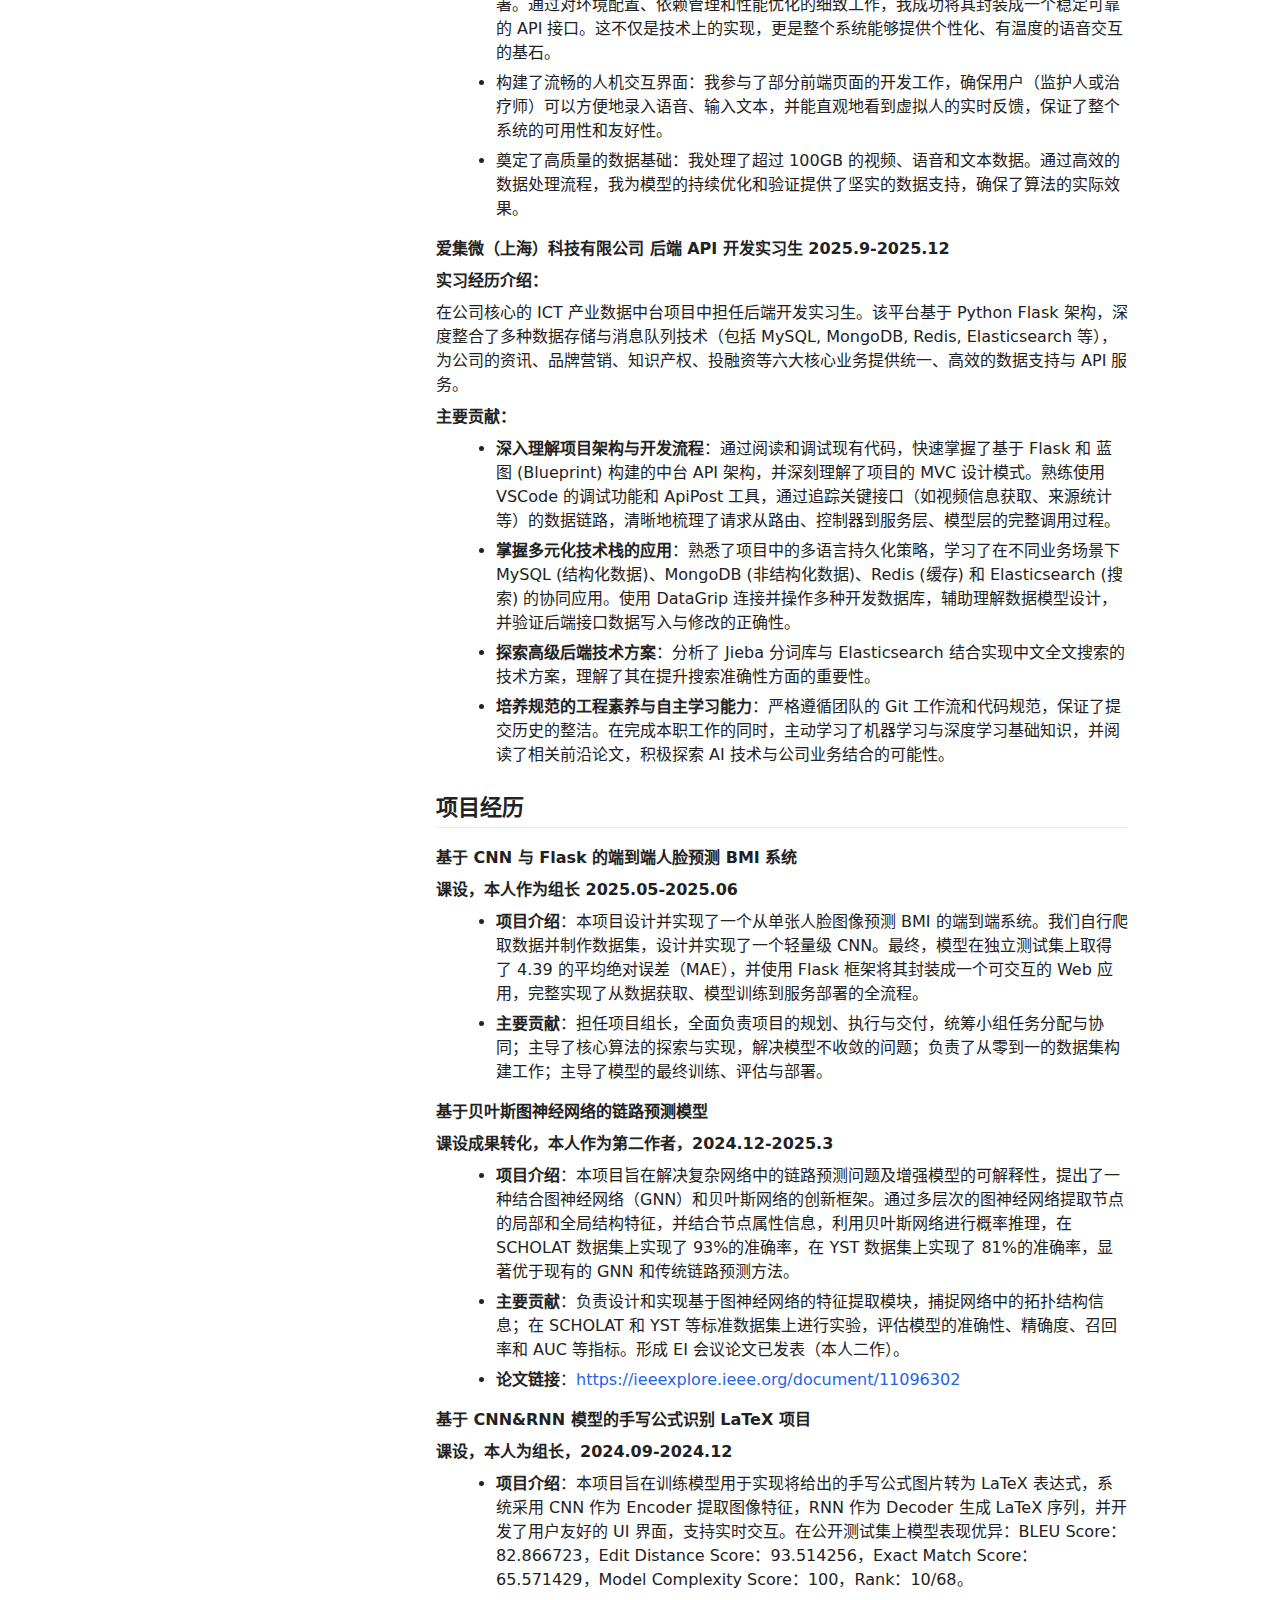
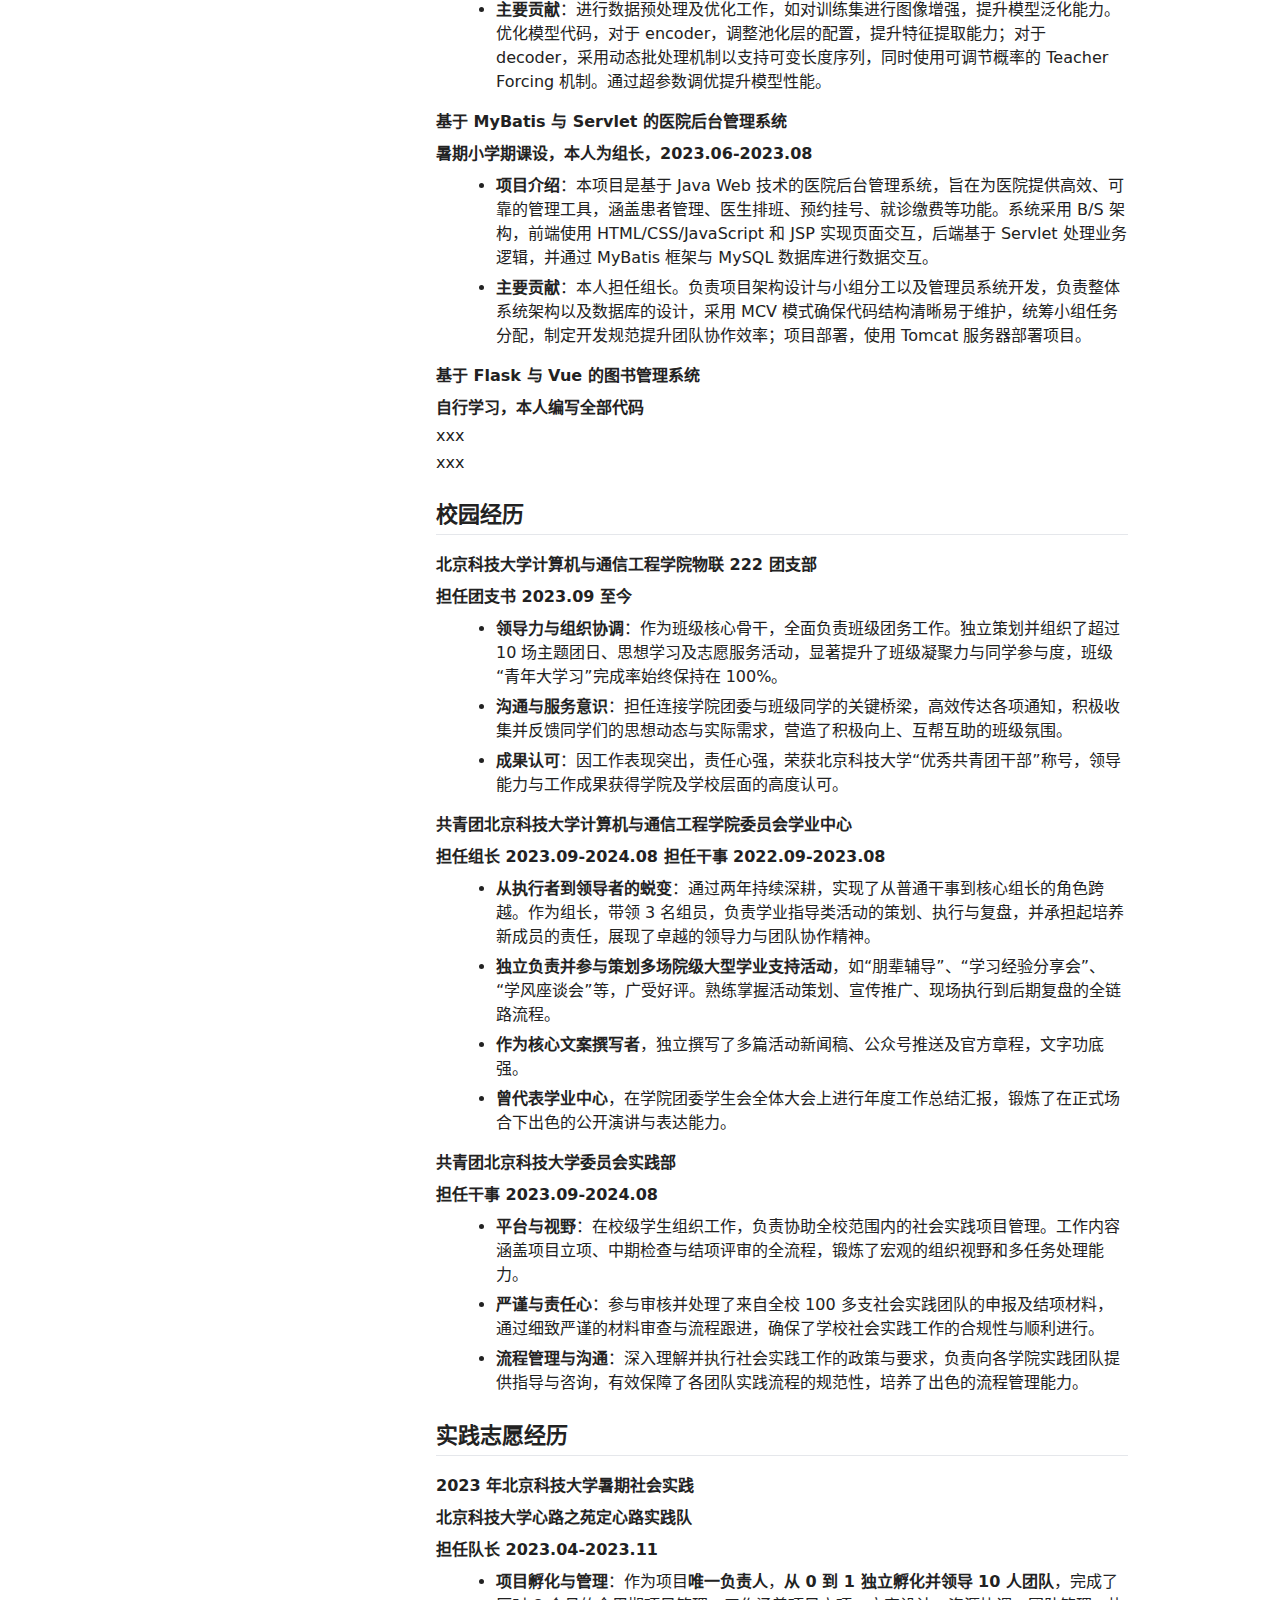
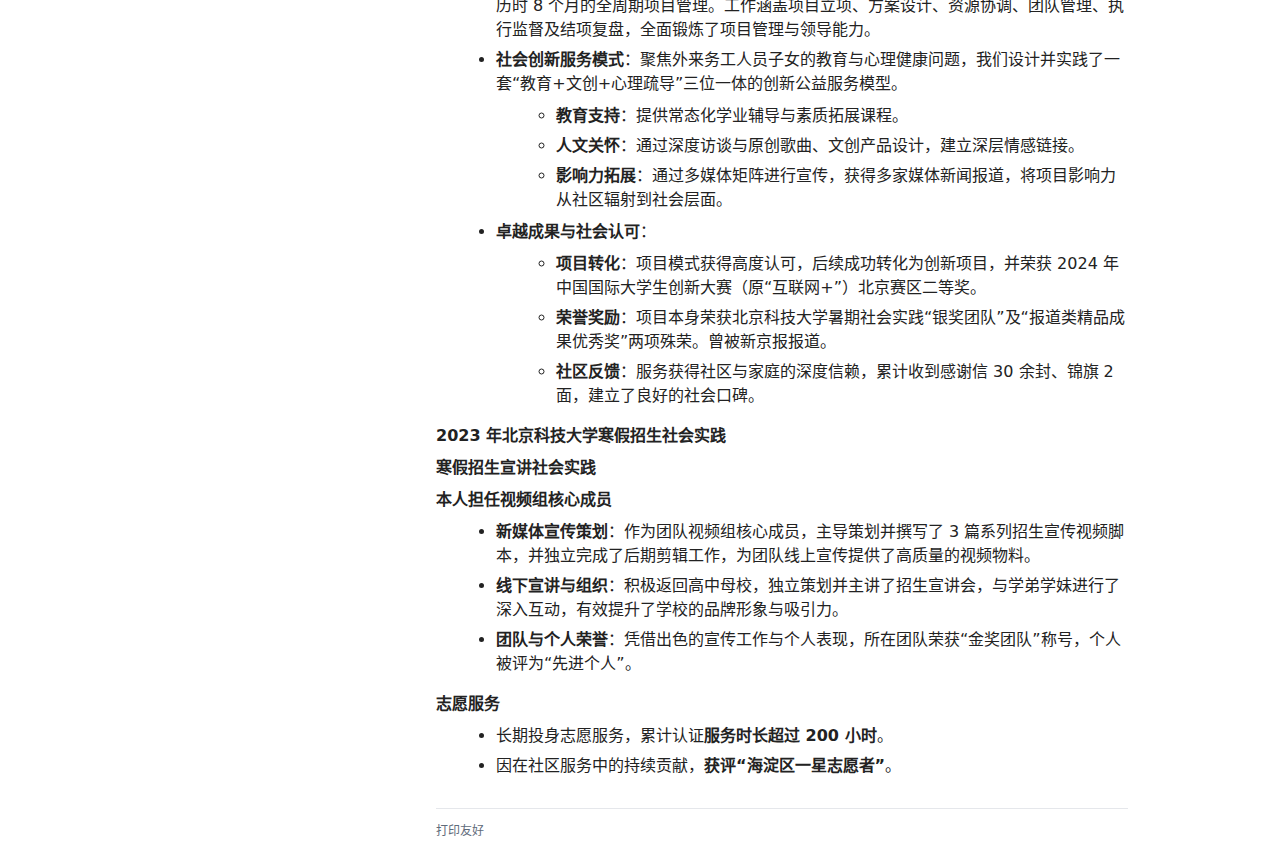
<file: profile/resume.html>
<!doctype html>
<html lang="zh-CN">
<head>
  <meta charset="utf-8">
  <meta name="viewport" content="width=device-width, initial-scale=1">
  <title>陈晓天 · 简历（Markdown 美化版）</title>
  <link rel="stylesheet" href="../assets/css/resume_style.css">
  <meta name="description" content="从 resume.md 原封不动渲染的简历内容，配以美化样式">
</head>
<body class="resume">
  <div class="container">
    <header class="topbar">
      <div class="brand">陈晓天 · 简历</div>
      <nav>
        <a href="/index.html">首页</a>
        <a href="./resume.md" target="_blank" rel="noopener">Markdown 原文</a>
        <button id="themeToggle" class="theme-toggle" type="button">切换主题</button>
      </nav>
    </header>

    <div class="layout">
      <aside class="toc">
        <h3>目录</h3>
        <ul id="toc-list"></ul>
      </aside>
      <main id="md-root">
        <section>
          <h1>基本信息</h1>
          <p>陈晓天 男 20 岁</p>
          <p>电话：18730381208</p>
          <p>Email：contact@sotier71an.top sotier71an@gmail.com</p>
          <p>求职意向：算法后端开发工程师</p>
          <p>期望城市：北京</p>
          <p>GitHub：<a href="https://github.com/Sotier71an" target="_blank" rel="noopener">https://github.com/Sotier71an</a></p>
          <p>个人主页：</p>
        </section>

        <section>
          <h2>个人自评</h2>
          <p>我是北京科技大学计算机与通信工程学院 2026 届学生，曾于 2024 年赴华南理工大学计算机科学与工程学院交流学习一学期，目前已保研至本校攻读 081200 学术型硕士学位，研究方向为机器学习、LLM、CV。</p>
          <p>科研与工程能力方面，我于在校期间完成了许多项目，其中几个突出的项目经历我已注明在简历上。我拥有前端以及后端 API 的开发经验，拥有扎实的基础知识和机器学习深度学习项目经验，同时发表一篇 EI 会议论文，拥有优秀的科研与工程能力。</p>
          <p>校园经历方面，在校期间，我积极参与各类学生工作，担任团支书两年至今，曾在院团委任职两年，校团委任职一年，目前为中共预备党员。这些经历锻炼了我优秀的团队领导与组织协调能力。此外，我还积极参与实践志愿活动，累计志愿工时 200 多小时，获海淀区一星志愿者称号。曾作为队员获寒假社会实践金奖团队及先进个人，带队获暑期社会实践银奖团队，实践成果曾被新京报报道。</p>
          <p>此外，我具有工作相关的各项技能。 熟练使用 C++、Python、Java、Go 等编程语言，了解一些 Web 技术栈，能够使用 Git 进行协作与版本控制。熟悉 PyTorch 等框架，了解机器学习与深度学习的相关方法，了解部分模型，阅读相关论文。</p>
          <p>我的英语能力突出，四级 645 分，其中听力满分满，六级 525 分，曾获全国大学生英语竞赛三等奖，雅思在考。</p>
          <p>同时，我熟练使用 office 等办公软件，熟练使用 PS、PR 等图像视频处理软件，拥有良好的文档习惯，熟练使用语雀、Typora、obsidian 等 Markdown 文档软件，具有编写工作日志和报告的习惯。</p>
          <p>整体上，我兼具良好的学术背景、丰富的实践经验与团队协作与领导能力，期待在未来不断突破自我、贡献价值。</p>
        </section>

        <section>
          <h2>教育经历</h2>
          <h3>北京科技大学 本科 物联网工程 2022-2026</h3>
          <p>专业排名：前 15%</p>
          <p>主修课程：计算机系统基础(99)数据与算法(88)计算机组成原理(92)计算机网络(92)神经网络与深度学习(90)</p>
          <h3>华南理工大学 交流学期 网络工程 2024.8-2025.1</h3>
        </section>

        <section>
          <h2>实习经历</h2>
          <h3>中国科学院软件研究所 算法工程师实习生 2025.5-2025.8</h3>
          <p><strong>实习经历介绍：</strong></p>
          <p>在中科院软件所实习期间，我深度参与了一个旨在通过前沿 AI 技术赋能特殊儿童言语康复的社会公益项目。我们团队致力于为自闭症（ASD）儿童打造一个安全、无压力且充满亲和力的言语训练环境。</p>
          <p>项目的核心是利用零样本语音转换技术（Seed-VC），将监护人（如父母）的声音与任意训练文本结合，生成个性化的指导语音，再由一个可爱的虚拟数字人进行演绎。这种方式能极大降低孩子们在训练中的陌生感和焦虑情绪。</p>
          <p><strong>主要贡献：</strong></p>
          <ul>
            <li>打通了从算法到应用的“最后一公里”：我负责将核心的 Seed-VC 模型进行服务器端部署。通过对环境配置、依赖管理和性能优化的细致工作，我成功将其封装成一个稳定可靠的 API 接口。这不仅是技术上的实现，更是整个系统能够提供个性化、有温度的语音交互的基石。</li>
            <li>构建了流畅的人机交互界面：我参与了部分前端页面的开发工作，确保用户（监护人或治疗师）可以方便地录入语音、输入文本，并能直观地看到虚拟人的实时反馈，保证了整个系统的可用性和友好性。</li>
            <li>奠定了高质量的数据基础：我处理了超过 100GB 的视频、语音和文本数据。通过高效的数据处理流程，我为模型的持续优化和验证提供了坚实的数据支持，确保了算法的实际效果。</li>
          </ul>

          <h3>爱集微（上海）科技有限公司 后端 API 开发实习生 2025.9-2025.12</h3>
          <p><strong>实习经历介绍：</strong></p>
          <p>在公司核心的 ICT 产业数据中台项目中担任后端开发实习生。该平台基于 Python Flask 架构，深度整合了多种数据存储与消息队列技术（包括 MySQL, MongoDB, Redis, Elasticsearch 等），为公司的资讯、品牌营销、知识产权、投融资等六大核心业务提供统一、高效的数据支持与 API 服务。</p>
          <p><strong>主要贡献：</strong></p>
          <ul>
            <li><strong>深入理解项目架构与开发流程</strong>：通过阅读和调试现有代码，快速掌握了基于 Flask 和 蓝图 (Blueprint) 构建的中台 API 架构，并深刻理解了项目的 MVC 设计模式。熟练使用 VSCode 的调试功能和 ApiPost 工具，通过追踪关键接口（如视频信息获取、来源统计等）的数据链路，清晰地梳理了请求从路由、控制器到服务层、模型层的完整调用过程。</li>
            <li><strong>掌握多元化技术栈的应用</strong>：熟悉了项目中的多语言持久化策略，学习了在不同业务场景下 MySQL (结构化数据)、MongoDB (非结构化数据)、Redis (缓存) 和 Elasticsearch (搜索) 的协同应用。使用 DataGrip 连接并操作多种开发数据库，辅助理解数据模型设计，并验证后端接口数据写入与修改的正确性。</li>
            <li><strong>探索高级后端技术方案</strong>：分析了 Jieba 分词库与 Elasticsearch 结合实现中文全文搜索的技术方案，理解了其在提升搜索准确性方面的重要性。</li>
            <li><strong>培养规范的工程素养与自主学习能力</strong>：严格遵循团队的 Git 工作流和代码规范，保证了提交历史的整洁。在完成本职工作的同时，主动学习了机器学习与深度学习基础知识，并阅读了相关前沿论文，积极探索 AI 技术与公司业务结合的可能性。</li>
          </ul>
        </section>

        <section>
          <h2>项目经历</h2>
          <h3>基于 CNN 与 Flask 的端到端人脸预测 BMI 系统</h3>
          <p><strong>课设，本人作为组长 2025.05-2025.06</strong></p>
          <ul>
            <li><strong>项目介绍</strong>：本项目设计并实现了一个从单张人脸图像预测 BMI 的端到端系统。我们自行爬取数据并制作数据集，设计并实现了一个轻量级 CNN。最终，模型在独立测试集上取得了 4.39 的平均绝对误差（MAE），并使用 Flask 框架将其封装成一个可交互的 Web 应用，完整实现了从数据获取、模型训练到服务部署的全流程。</li>
            <li><strong>主要贡献</strong>：担任项目组长，全面负责项目的规划、执行与交付，统筹小组任务分配与协同；主导了核心算法的探索与实现，解决模型不收敛的问题；负责了从零到一的数据集构建工作；主导了模型的最终训练、评估与部署。</li>
          </ul>

          <h3>基于贝叶斯图神经网络的链路预测模型</h3>
          <p><strong>课设成果转化，本人作为第二作者，2024.12-2025.3</strong></p>
          <ul>
            <li><strong>项目介绍</strong>：本项目旨在解决复杂网络中的链路预测问题及增强模型的可解释性，提出了一种结合图神经网络（GNN）和贝叶斯网络的创新框架。通过多层次的图神经网络提取节点的局部和全局结构特征，并结合节点属性信息，利用贝叶斯网络进行概率推理，在 SCHOLAT 数据集上实现了 93%的准确率，在 YST 数据集上实现了 81%的准确率，显著优于现有的 GNN 和传统链路预测方法。</li>
            <li><strong>主要贡献</strong>：负责设计和实现基于图神经网络的特征提取模块，捕捉网络中的拓扑结构信息；在 SCHOLAT 和 YST 等标准数据集上进行实验，评估模型的准确性、精确度、召回率和 AUC 等指标。形成 EI 会议论文已发表（本人二作）。</li>
            <li><strong>论文链接</strong>：<a href="https://ieeexplore.ieee.org/document/11096302" target="_blank" rel="noopener">https://ieeexplore.ieee.org/document/11096302</a></li>
          </ul>

          <h3>基于 CNN&RNN 模型的手写公式识别 LaTeX 项目</h3>
          <p><strong>课设，本人为组长，2024.09-2024.12</strong></p>
          <ul>
            <li><strong>项目介绍</strong>：本项目旨在训练模型用于实现将给出的手写公式图片转为 LaTeX 表达式，系统采用 CNN 作为 Encoder 提取图像特征，RNN 作为 Decoder 生成 LaTeX 序列，并开发了用户友好的 UI 界面，支持实时交互。在公开测试集上模型表现优异：BLEU Score：82.866723，Edit Distance Score：93.514256，Exact Match Score：65.571429，Model Complexity Score：100，Rank：10/68。</li>
            <li><strong>主要贡献</strong>：进行数据预处理及优化工作，如对训练集进行图像增强，提升模型泛化能力。优化模型代码，对于 encoder，调整池化层的配置，提升特征提取能力；对于 decoder，采用动态批处理机制以支持可变长度序列，同时使用可调节概率的 Teacher Forcing 机制。通过超参数调优提升模型性能。</li>
          </ul>

          <h3>基于 MyBatis 与 Servlet 的医院后台管理系统</h3>
          <p><strong>暑期小学期课设，本人为组长，2023.06-2023.08</strong></p>
          <ul>
            <li><strong>项目介绍</strong>：本项目是基于 Java Web 技术的医院后台管理系统，旨在为医院提供高效、可靠的管理工具，涵盖患者管理、医生排班、预约挂号、就诊缴费等功能。系统采用 B/S 架构，前端使用 HTML/CSS/JavaScript 和 JSP 实现页面交互，后端基于 Servlet 处理业务逻辑，并通过 MyBatis 框架与 MySQL 数据库进行数据交互。</li>
            <li><strong>主要贡献</strong>：本人担任组长。负责项目架构设计与小组分工以及管理员系统开发，负责整体系统架构以及数据库的设计，采用 MCV 模式确保代码结构清晰易于维护，统筹小组任务分配，制定开发规范提升团队协作效率；项目部署，使用 Tomcat 服务器部署项目。</li>
          </ul>

          <h3>基于 Flask 与 Vue 的图书管理系统</h3>
          <p><strong>自行学习，本人编写全部代码</strong></p>
          <p>xxx</p>
          <p>xxx</p>
        </section>

        <section>
          <h2>校园经历</h2>
          <h3>北京科技大学计算机与通信工程学院物联 222 团支部</h3>
          <p><strong>担任团支书 2023.09 至今</strong></p>
          <ul>
            <li><strong>领导力与组织协调</strong>：作为班级核心骨干，全面负责班级团务工作。独立策划并组织了超过 10 场主题团日、思想学习及志愿服务活动，显著提升了班级凝聚力与同学参与度，班级“青年大学习”完成率始终保持在 100%。</li>
            <li><strong>沟通与服务意识</strong>：担任连接学院团委与班级同学的关键桥梁，高效传达各项通知，积极收集并反馈同学们的思想动态与实际需求，营造了积极向上、互帮互助的班级氛围。</li>
            <li><strong>成果认可</strong>：因工作表现突出，责任心强，荣获北京科技大学“优秀共青团干部”称号，领导能力与工作成果获得学院及学校层面的高度认可。</li>
          </ul>

          <h3>共青团北京科技大学计算机与通信工程学院委员会学业中心</h3>
          <p><strong>担任组长 2023.09-2024.08 担任干事 2022.09-2023.08</strong></p>
          <ul>
            <li><strong>从执行者到领导者的蜕变</strong>：通过两年持续深耕，实现了从普通干事到核心组长的角色跨越。作为组长，带领 3 名组员，负责学业指导类活动的策划、执行与复盘，并承担起培养新成员的责任，展现了卓越的领导力与团队协作精神。</li>
            <li><strong>独立负责并参与策划多场院级大型学业支持活动</strong>，如“朋辈辅导”、“学习经验分享会”、“学风座谈会”等，广受好评。熟练掌握活动策划、宣传推广、现场执行到后期复盘的全链路流程。</li>
            <li><strong>作为核心文案撰写者</strong>，独立撰写了多篇活动新闻稿、公众号推送及官方章程，文字功底强。</li>
            <li><strong>曾代表学业中心</strong>，在学院团委学生会全体大会上进行年度工作总结汇报，锻炼了在正式场合下出色的公开演讲与表达能力。</li>
          </ul>

          <h3>共青团北京科技大学委员会实践部</h3>
          <p><strong>担任干事 2023.09-2024.08</strong></p>
          <ul>
            <li><strong>平台与视野</strong>：在校级学生组织工作，负责协助全校范围内的社会实践项目管理。工作内容涵盖项目立项、中期检查与结项评审的全流程，锻炼了宏观的组织视野和多任务处理能力。</li>
            <li><strong>严谨与责任心</strong>：参与审核并处理了来自全校 100 多支社会实践团队的申报及结项材料，通过细致严谨的材料审查与流程跟进，确保了学校社会实践工作的合规性与顺利进行。</li>
            <li><strong>流程管理与沟通</strong>：深入理解并执行社会实践工作的政策与要求，负责向各学院实践团队提供指导与咨询，有效保障了各团队实践流程的规范性，培养了出色的流程管理能力。</li>
          </ul>
        </section>

        <section>
          <h2>实践志愿经历</h2>
          <h3>2023 年北京科技大学暑期社会实践</h3>
          <p><strong>北京科技大学心路之苑定心路实践队</strong></p>
          <p><strong>担任队长 2023.04-2023.11</strong></p>
          <ul>
            <li><strong>项目孵化与管理</strong>：作为项目<strong>唯一负责人</strong>，<strong>从 0 到 1 独立孵化并领导 10 人团队</strong>，完成了历时 8 个月的全周期项目管理。工作涵盖项目立项、方案设计、资源协调、团队管理、执行监督及结项复盘，全面锻炼了项目管理与领导能力。</li>
            <li><strong>社会创新服务模式</strong>：聚焦外来务工人员子女的教育与心理健康问题，我们设计并实践了一套“教育+文创+心理疏导”三位一体的创新公益服务模型。
              <ul>
                <li><strong>教育支持</strong>：提供常态化学业辅导与素质拓展课程。</li>
                <li><strong>人文关怀</strong>：通过深度访谈与原创歌曲、文创产品设计，建立深层情感链接。</li>
                <li><strong>影响力拓展</strong>：通过多媒体矩阵进行宣传，获得多家媒体新闻报道，将项目影响力从社区辐射到社会层面。</li>
              </ul>
            </li>
            <li><strong>卓越成果与社会认可</strong>：
              <ul>
                <li><strong>项目转化</strong>：项目模式获得高度认可，后续成功转化为创新项目，并荣获 2024 年中国国际大学生创新大赛（原“互联网+”）北京赛区二等奖。</li>
                <li><strong>荣誉奖励</strong>：项目本身荣获北京科技大学暑期社会实践“银奖团队”及“报道类精品成果优秀奖”两项殊荣。曾被新京报报道。</li>
                <li><strong>社区反馈</strong>：服务获得社区与家庭的深度信赖，累计收到感谢信 30 余封、锦旗 2 面，建立了良好的社会口碑。</li>
              </ul>
            </li>
          </ul>

          <h3>2023 年北京科技大学寒假招生社会实践</h3>
          <p><strong>寒假招生宣讲社会实践</strong></p>
          <p><strong>本人担任视频组核心成员</strong></p>
          <ul>
            <li><strong>新媒体宣传策划</strong>：作为团队视频组核心成员，主导策划并撰写了 3 篇系列招生宣传视频脚本，并独立完成了后期剪辑工作，为团队线上宣传提供了高质量的视频物料。</li>
            <li><strong>线下宣讲与组织</strong>：积极返回高中母校，独立策划并主讲了招生宣讲会，与学弟学妹进行了深入互动，有效提升了学校的品牌形象与吸引力。</li>
            <li><strong>团队与个人荣誉</strong>：凭借出色的宣传工作与个人表现，所在团队荣获“金奖团队”称号，个人被评为“先进个人”。</li>
          </ul>

          <h3>志愿服务</h3>
          <ul>
            <li>长期投身志愿服务，累计认证<strong>服务时长超过 200 小时</strong>。</li>
            <li>因在社区服务中的持续贡献，<strong>获评“海淀区一星志愿者”</strong>。</li>
          </ul>
        </section>

        <footer class="resume-footer">
          <span class="pill">打印友好</span>
        </footer>
      </main>
    </div>

    <script>
      // 主题切换（保留）
      (function () {
        const saved = localStorage.getItem('theme');
        if (saved) document.body.dataset.theme = saved;
        const btn = document.getElementById('themeToggle');
        btn.addEventListener('click', () => {
          const cur = document.body.dataset.theme === 'dark' ? 'light' : 'dark';
          document.body.dataset.theme = cur;
          localStorage.setItem('theme', cur);
        });
      })();

      // 目录生成（基于静态 HTML）
      (function () {
        const root = document.getElementById('md-root');
        const toc = document.getElementById('toc-list');
        const headings = root.querySelectorAll('h1, h2, h3');
        headings.forEach((h, idx) => {
          if (!h.id) {
            h.id = 'h-' + (h.textContent || 'section').trim().replace(/\s+/g, '-') + '-' + idx;
          }
          const li = document.createElement('li');
          const a = document.createElement('a');
          a.href = '#' + h.id;
          a.textContent = h.textContent;
          a.style.paddingLeft = h.tagName === 'H1' ? '0px' : (h.tagName === 'H2' ? '8px' : '16px');
          li.appendChild(a);
          toc.appendChild(li);
        });
      })();
    </script>
  </div>
</body>
</html>
</file>
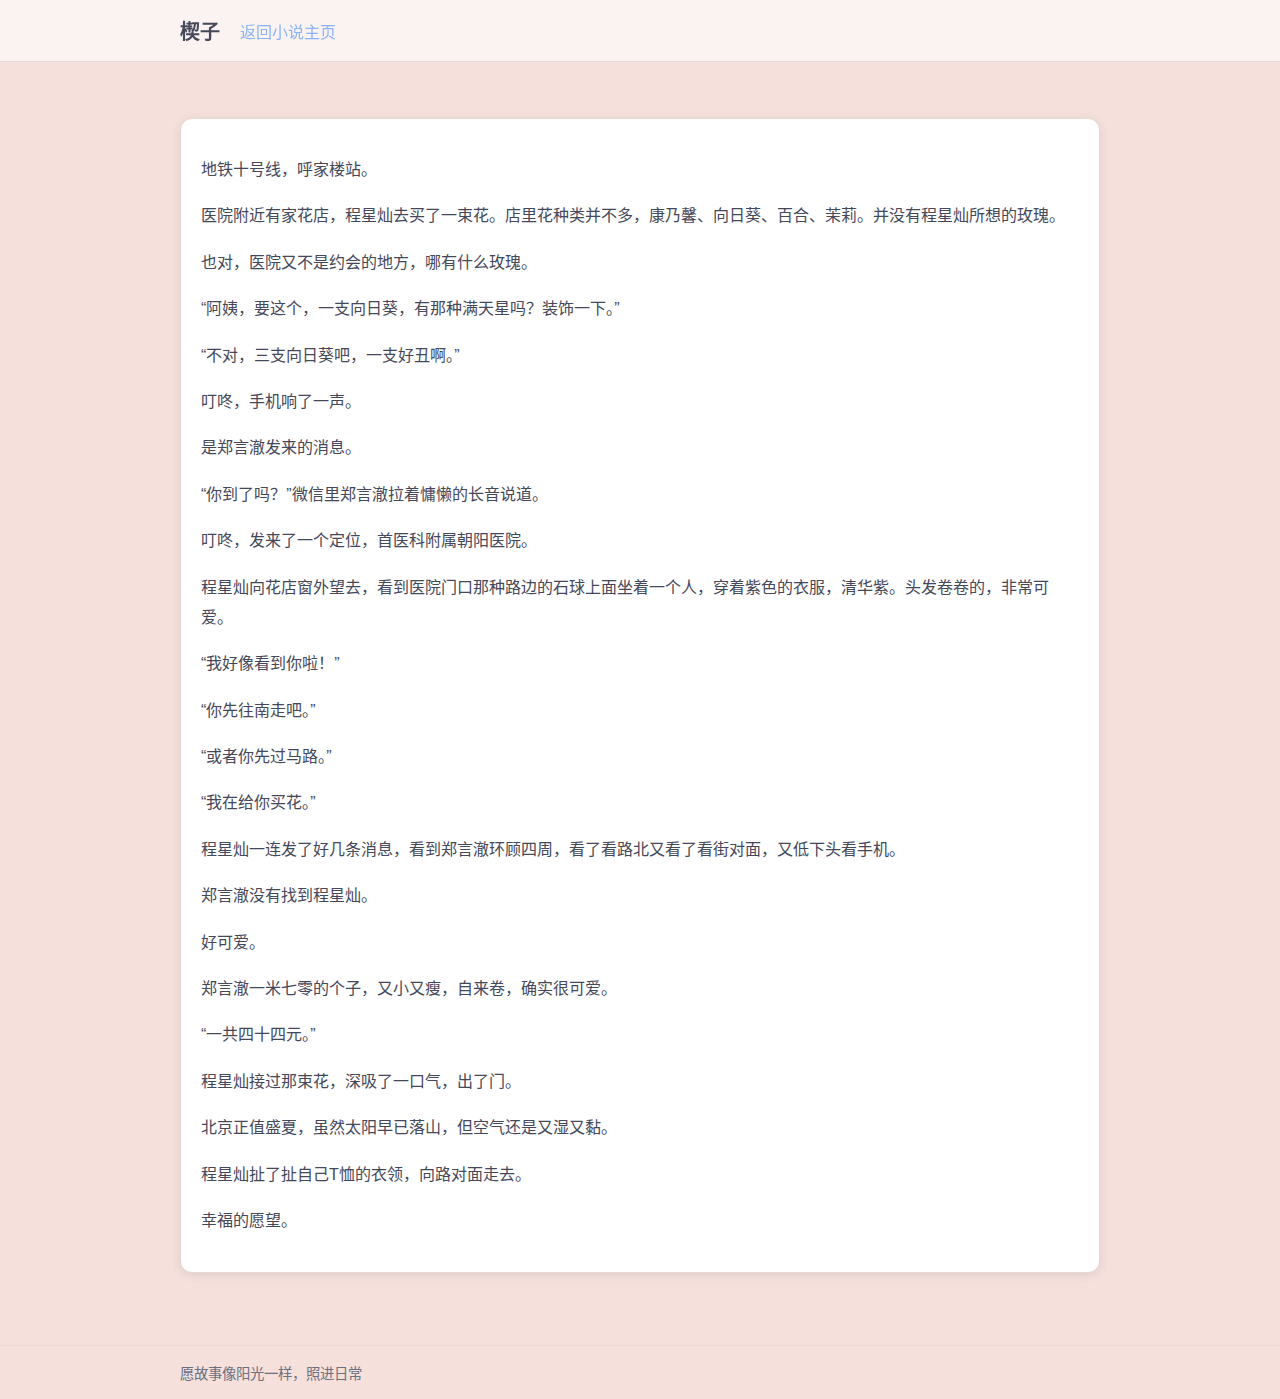
<file: masterpiece/novel/sunflower/ch0.html>
<!DOCTYPE html>
<html lang="zh-CN">
<head>
  <meta charset="UTF-8" />
  <meta name="viewport" content="width=device-width,initial-scale=1" />
  <title>向日葵-楔子（施工中）</title>
  <link rel="stylesheet" href="/css/site.css" />
</head>
<body>
  <header class="site-header">
    <div class="container">
      <h1>楔子</h1>
      <nav class="site-nav">
        <a href="/masterpiece/novel/sunflower/index.html">返回小说主页</a>

      </nav>
    </div>
  </header>

  <main class="container">
    <section class="card section" style="line-height:1.9;">
      <p>地铁十号线，呼家楼站。</p>
      <p>医院附近有家花店，程星灿去买了一束花。店里花种类并不多，康乃馨、向日葵、百合、茉莉。并没有程星灿所想的玫瑰。</p>
      <p>也对，医院又不是约会的地方，哪有什么玫瑰。</p>
      <p>“阿姨，要这个，一支向日葵，有那种满天星吗？装饰一下。”</p>
      <p>“不对，三支向日葵吧，一支好丑啊。”</p>
      <p>叮咚，手机响了一声。</p>
      <p>是郑言澈发来的消息。</p>
      <p>“你到了吗？”微信里郑言澈拉着慵懒的长音说道。</p>
      <p>叮咚，发来了一个定位，首医科附属朝阳医院。</p>
      <p>程星灿向花店窗外望去，看到医院门口那种路边的石球上面坐着一个人，穿着紫色的衣服，清华紫。头发卷卷的，非常可爱。</p>
      <p>“我好像看到你啦！”</p>
      <p>“你先往南走吧。”</p>
      <p>“或者你先过马路。”</p>
      <p>“我在给你买花。”</p>
      <p>程星灿一连发了好几条消息，看到郑言澈环顾四周，看了看路北又看了看街对面，又低下头看手机。</p>
      <p>郑言澈没有找到程星灿。</p>
      <p>好可爱。</p>
      <p>郑言澈一米七零的个子，又小又瘦，自来卷，确实很可爱。</p>
      <p>“一共四十四元。”</p>
      <p>程星灿接过那束花，深吸了一口气，出了门。</p>
      <p>北京正值盛夏，虽然太阳早已落山，但空气还是又湿又黏。</p>
      <p>程星灿扯了扯自己T恤的衣领，向路对面走去。</p>
      <p>幸福的愿望。</p>
    </section>
  </main>

  <footer class="site-footer">
    <div class="container">愿故事像阳光一样，照进日常</div>
  </footer>
</body>
</html>
</file>
<file: assets/css/globals.css>
/* 全局变量、重置与基础布局（默认：浅色主题） */
:root {
  --bg: #ffffff;
  --text: #0f172a;
  --muted: #475569;
  --primary: #60a5fa;       /* 浅色主题主色 */
  --primary-700: #3b82f6;   /* 浅色主题深主色 */
  --link: #2563eb;
  --code: #f1f5f9;
  --card: #ffffff;
  --border: rgba(0, 0, 0, 0.12);
  --hover-bg: rgba(0, 0, 0, 0.04);
}

/* 深色主题变量 */
[data-theme="dark"] {
  --bg: #0f172a;
  --text: #e5e7eb;
  --muted: #9ca3af;
  --primary: #60a5fa;       /* 深色主题主色 */
  --primary-700: #3b82f6;   /* 深色主题深主色 */
  --link: #60a5fa;
  --code: #1f2937;
  --card: #0b1020;
  --border: rgba(255, 255, 255, 0.12);
  --hover-bg: rgba(255, 255, 255, 0.06);
}

* { box-sizing: border-box; }
html, body { height: 100%; }
body {
  margin: 0;
  font-family: -apple-system, BlinkMacSystemFont, "Segoe UI", Roboto, "Helvetica Neue", Arial, "Noto Sans", sans-serif;
  background: var(--bg);
  color: var(--text);
  transition: background-color 0.2s ease, color 0.2s ease;
}

/* 可复用容器与页头 */
.container { max-width: 880px; margin: 0 auto; padding: 32px 20px; }
header { display: flex; align-items: center; justify-content: space-between; }

/* 文本与辅助色 */
.muted { color: var(--muted); }

/* 主题切换按钮（全局可复用） */
.theme-btn {
  padding: 8px 12px;
  border-radius: 8px;
  border: 1px solid var(--border);
  color: var(--text);
  background: transparent;
  cursor: pointer;
}
.theme-btn:hover { background: var(--hover-bg); }
</file>
<file: assets/css/home.css>
/* 首页样式（index.html） */
.container {
  max-width: 880px;
  padding: 48px 24px;
  display: grid;
  min-height: 100vh;
  grid-template-rows: 1fr auto;
}

header .brand { font-weight: 700; letter-spacing: 0.4px; color: var(--text); }

main {
  margin-top: 48px;
  background: var(--card);
  border: 1px solid var(--border);
  border-radius: 16px;
  padding: 36px;
}

h1 { font-size: 32px; margin: 0 0 12px; }
p.lead { color: var(--muted); margin: 0 0 24px; }
.actions { display: flex; gap: 16px; flex-wrap: wrap; }

/* 统一按钮配色：主色（明暗主题一致） */
a.btn, .theme-btn {
  display: inline-flex;
  align-items: center;
  justify-content: center;
  gap: 8px;
  padding: 12px 18px;
  border-radius: 10px;
  border: none;
  color: #ffffff;
  text-decoration: none;
  transition: transform 0.12s ease, filter 0.15s ease;
  background: linear-gradient(180deg, var(--primary), var(--primary-700));
  box-shadow: 0 6px 14px rgba(59, 130, 246, 0.25);
  cursor: pointer;
}

a.btn:hover, .theme-btn:hover { transform: translateY(-1px); filter: brightness(1.06); }
a.btn:active, .theme-btn:active { transform: translateY(0); filter: brightness(0.98); }

/* 兼容旧的 .btn.primary 写法 */
a.btn.primary { background: linear-gradient(180deg, var(--primary), var(--primary-700)); color: #ffffff; border: none; }

footer { color: var(--muted); font-size: 13px; padding: 24px 0; }
</file>
<file: assets/css/style.css>
/* 基础排版与主题 */
:root {
  --bg: #ffffff;
  --text: #222;
  --muted: #5f6b7a;
  --border: #e5e7eb;
  --accent: #2563eb;
}

[data-theme="dark"] {
  --bg: #0b1220;
  --text: #e6e6e6;
  --muted: #a3aab6;
  --border: #1f2937;
  --accent: #60a5fa;
}

* { box-sizing: border-box; }
html, body { height: 100%; }
body {
  margin: 0;
  color: var(--text);
  background: var(--bg);
  -webkit-font-smoothing: antialiased;
  -moz-osx-font-smoothing: grayscale;
  font-family: system-ui, -apple-system, Segoe UI, Roboto, Helvetica, Arial, "Noto Sans SC", "PingFang SC", "Microsoft YaHei", sans-serif;
}

.container {
  max-width: 960px;
  margin: 0 auto;
  padding: 24px;
}

/* 顶部导航条 */
.topbar {
  display: flex;
  align-items: center;
  justify-content: space-between;
  gap: 12px;
  border-bottom: 1px solid var(--border);
  padding-bottom: 12px;
  margin-bottom: 18px;
}
.brand { font-weight: 700; }
.topbar nav { display: flex; gap: 12px; }
.topbar a { color: var(--accent); text-decoration: none; }
.topbar a:hover { text-decoration: underline; }
.theme-toggle { border: 1px solid var(--border); padding: 4px 10px; border-radius: 8px; background: transparent; color: var(--text); cursor: pointer; }

/* 头部 */
.resume-header { border-bottom: 1px solid var(--border); padding-bottom: 16px; margin-bottom: 24px; }
.resume-header h1 { font-size: 36px; line-height: 1.2; margin: 0 0 8px; }
.resume-header .meta { color: var(--muted); margin: 0 0 8px; }
.contact { display: flex; flex-wrap: wrap; gap: 8px 16px; padding: 0; margin: 0; list-style: none; }
.contact a { color: var(--accent); text-decoration: none; }
.contact a:hover { text-decoration: underline; }

/* 区块标题 */
section { margin: 24px 0; }
section > h2 { font-size: 20px; font-weight: 700; margin: 0 0 12px; padding-bottom: 6px; border-bottom: 1px solid var(--border); }
section > h3 { font-size: 16px; margin: 16px 0 8px; }

/* 文本与列表 */
p { margin: 8px 0; }
ul { margin: 8px 0 8px 20px; }
li { margin: 6px 0; }
.pill {
  display: inline-block;
  padding: 2px 8px;
  border: 1px solid var(--border);
  border-radius: 999px;
  color: var(--muted);
  font-size: 12px;
}

/* 条目卡片 */
.item { border: 1px solid var(--border); border-radius: 10px; padding: 12px 14px; margin: 12px 0; }
.item .title { display: flex; justify-content: space-between; gap: 12px; align-items: baseline; }
.item .title h3 { margin: 0; font-size: 16px; }
.item .title .time { color: var(--muted); font-size: 12px; }
.item .sub { color: var(--muted); font-size: 13px; margin: 4px 0 8px; }

/* 页脚与打印 */
.resume-footer { color: var(--muted); font-size: 12px; border-top: 1px solid var(--border); margin-top: 32px; padding-top: 12px; }

@media print {
  .container { max-width: none; padding: 0; }
  a { color: inherit; text-decoration: none; }
}

/* Markdown 渲染样式 */
#md-root { line-height: 1.7; }
#md-root h1 { font-size: 32px; line-height: 1.25; margin: 0 0 12px; }
#md-root h2 { font-size: 24px; line-height: 1.3; margin: 20px 0 10px; padding-bottom: 6px; border-bottom: 1px solid var(--border); }
#md-root h3 { font-size: 18px; line-height: 1.3; margin: 16px 0 8px; }
#md-root p { margin: 8px 0; }
#md-root ul, #md-root ol { margin: 8px 0 8px 20px; }
#md-root li { margin: 6px 0; }
#md-root a { color: var(--accent); text-decoration: none; }
#md-root a:hover { text-decoration: underline; }

#md-root blockquote {
  margin: 12px 0;
  padding: 10px 12px;
  border-left: 3px solid var(--accent);
  background: #f8fafc;
  color: var(--muted);
}

#md-root code { font-family: ui-monospace, SFMono-Regular, Menlo, Monaco, Consolas, "Liberation Mono", monospace; font-size: 0.95em; background: #f3f4f6; padding: 2px 6px; border-radius: 6px; }
#md-root pre { background: #0f172a; color: #e5e7eb; padding: 12px 14px; border-radius: 10px; overflow: auto; }
#md-root pre code { background: transparent; color: inherit; padding: 0; }

#md-root hr { border: 0; border-top: 1px solid var(--border); margin: 18px 0; }

#md-root img { max-width: 100%; border-radius: 8px; display: block; margin: 8px 0; }

#md-root table { width: 100%; border-collapse: collapse; margin: 12px 0; }
#md-root th, #md-root td { border: 1px solid var(--border); padding: 8px 10px; text-align: left; }
#md-root thead th { background: #f3f4f6; }
#md-root tbody tr:nth-child(odd) { background: #fafafa; }

/* 布局：侧边目录 + 主内容 */
.layout { display: grid; grid-template-columns: 240px 1fr; gap: 24px; }
.toc { position: sticky; top: 18px; border: 1px solid var(--border); border-radius: 10px; padding: 12px; height: max-content; }
.toc h3 { margin: 0 0 8px; font-size: 14px; color: var(--muted); }
.toc ul { list-style: none; padding: 0; margin: 0; }
.toc li { margin: 6px 0; }
.toc a { color: var(--text); text-decoration: none; }
.toc a:hover { color: var(--accent); }

@media (max-width: 900px) {
  .layout { grid-template-columns: 1fr; }
  .toc { display: none; }
}

/* 首页 Hero 与按钮 */
.hero { text-align: center; padding: 64px 0; }
.hero h1 { font-size: 36px; margin: 0 0 12px; }
.hero p { color: var(--muted); margin: 0 0 20px; }
.btns { display: flex; justify-content: center; gap: 12px; flex-wrap: wrap; }
.btn { display: inline-block; padding: 10px 16px; border-radius: 10px; border: 1px solid var(--border); text-decoration: none; color: var(--text); }
.btn-primary { background: var(--accent); border-color: var(--accent); color: #fff; }
.btn-outline { background: transparent; color: var(--accent); }
.btn-github { background: #111827; border-color: #111827; color: #fff; }
</file>
<file: assets/css/resume_style.css>
/* 简历页样式（仅 resume.html 使用） */
:root {
  --bg: #ffffff;
  --text: #222;
  --muted: #5f6b7a;
  --border: #e5e7eb;
  --accent: #2563eb;
}

[data-theme="dark"] {
  --bg: #0b1220;
  --text: #e6e6e6;
  --muted: #a3aab6;
  --border: #1f2937;
  --accent: #60a5fa;
}

* { box-sizing: border-box; }
html, body { height: 100%; }
body {
  margin: 0;
  color: var(--text);
  background: var(--bg);
  -webkit-font-smoothing: antialiased;
  -moz-osx-font-smoothing: grayscale;
  font-family: system-ui, -apple-system, Segoe UI, Roboto, Helvetica, Arial, "Noto Sans SC", "PingFang SC", "Microsoft YaHei", sans-serif;
}

.container { max-width: 1024px; margin: 0 auto; padding: 24px; }

/* 顶部导航条 */
.topbar {
  display: flex;
  align-items: center;
  justify-content: space-between;
  gap: 12px;
  border-bottom: 1px solid var(--border);
  padding-bottom: 12px;
  margin-bottom: 18px;
}
.brand { font-weight: 700; }
.topbar nav { display: flex; gap: 12px; }
.topbar a { color: var(--accent); text-decoration: none; }
.topbar a:hover { text-decoration: underline; }
.theme-toggle { border: 1px solid var(--border); padding: 4px 10px; border-radius: 8px; background: transparent; color: var(--text); cursor: pointer; }

/* 布局：侧边目录 + 主内容 */
.layout { display: grid; grid-template-columns: 260px 1fr; gap: 24px; }
.toc { position: sticky; top: 18px; border: 1px solid var(--border); border-radius: 10px; padding: 12px; height: max-content; }
.toc h3 { margin: 0 0 8px; font-size: 14px; color: var(--muted); }
.toc ul { list-style: none; padding: 0; margin: 0; }
.toc li { margin: 6px 0; }
.toc a { color: var(--text); text-decoration: none; }
.toc a:hover { color: var(--accent); }

@media (max-width: 900px) {
  .layout { grid-template-columns: 1fr; }
  .toc { display: none; }
}

/* 正文排版（静态 HTML 文本） */
section { margin: 24px 0; }
section > h1 { font-size: 28px; margin: 0 0 12px; }
section > h2 { font-size: 22px; margin: 0 0 10px; padding-bottom: 6px; border-bottom: 1px solid var(--border); }
section > h3 { font-size: 16px; margin: 16px 0 8px; }
p { margin: 8px 0; }
ul { margin: 8px 0 8px 20px; }
li { margin: 6px 0; }
a { color: var(--accent); text-decoration: none; }
a:hover { text-decoration: underline; }

.resume-footer { color: var(--muted); font-size: 12px; border-top: 1px solid var(--border); margin-top: 32px; padding-top: 12px; }

@media print {
  .container { max-width: none; padding: 0; }
  a { color: inherit; text-decoration: none; }
}
</file>
<file: css/site.css>
:root {
  --blue: #89b4fa;
  --green: #a6e3a1;
  --rosewater: #f5e0dc;
  --mauve: #cba6f7;
  --surface1: #45475a;
  --red: #f38ba8;

  --text: var(--surface1);
  --bg: var(--rosewater);
  --link: var(--blue);
  --link-hover: #6fa4e8;
  --card-bg: #fff;
  --code-bg: #f6f8fa;
  --border: #e8d9d4;
  --shadow: 0 2px 10px rgba(69, 71, 90, 0.12);
}

* { box-sizing: border-box; }
html, body { height: 100%; }
body {
  margin: 0;
  font-family: -apple-system, BlinkMacSystemFont, "Segoe UI", Roboto, "Helvetica Neue", Arial, "Noto Sans", "PingFang SC", "Microsoft YaHei", sans-serif;
  color: var(--text);
  background: var(--bg);
}

.container {
  max-width: 960px;
  margin: 0 auto;
  padding: 32px 20px;
}

.card {
  background: var(--card-bg);
  border: 1px solid var(--border);
  border-radius: 12px;
  box-shadow: var(--shadow);
}

header.site-header {
  border-bottom: 1px solid var(--border);
  background: rgba(255,255,255,0.6);
  backdrop-filter: blur(6px);
}
header.site-header .container {
  display: flex;
  align-items: center;
  gap: 20px;
  padding-top: 16px;
  padding-bottom: 16px;
}
header.site-header h1, header.site-header h2 {
  margin: 0;
  font-size: 1.25rem;
}

nav.site-nav a {
  display: inline-block;
  margin-right: 12px;
  text-decoration: none;
  color: var(--link);
}
nav.site-nav a:hover {
  text-decoration: underline;
  color: var(--link-hover);
}

.main-title {
  font-size: 2rem;
  line-height: 1.4;
  margin: 0 0 16px;
}

.actions {
  display: flex;
  flex-wrap: wrap;
  gap: 12px;
  margin-top: 8px;
}
.button {
  display: inline-block;
  padding: 12px 18px;
  border-radius: 10px;
  text-decoration: none;
  color: #fff;
  background: var(--blue);
  box-shadow: var(--shadow);
  transition: transform .05s ease, filter .2s ease;
}
.button:hover { filter: brightness(0.95); transform: translateY(-1px); }
.button.secondary { background: var(--mauve); }
.button.success { background: var(--green); }
.button.danger { background: var(--red); }

.section {
  margin-top: 24px;
  padding: 20px;
}

.link-list a {
  display: inline-block;
  margin: 8px 0;
  color: var(--link);
  text-decoration: none;
}
.link-list a:hover { text-decoration: underline; color: var(--link-hover); }

.markdown {
  max-width: 960px;
  margin: 0 auto;
  line-height: 1.8;
}
.markdown h1, .markdown h2, .markdown h3 {
  margin-top: 1.5em;
}
.markdown pre, .markdown code {
  background: var(--code-bg);
  padding: 2px 4px;
  border-radius: 4px;
}
.markdown a { color: var(--link); }
.markdown a:hover { color: var(--link-hover); }

footer.site-footer {
  margin-top: 40px;
  border-top: 1px solid var(--border);
  color: #6b6f80;
}
footer.site-footer .container {
  padding-top: 16px;
  padding-bottom: 16px;
  font-size: 0.9rem;
}

/* 响应式微调 */
@media (max-width: 640px) {
  .main-title { font-size: 1.5rem; }
  header.site-header .container { flex-direction: column; align-items: flex-start; }
}
</file>
